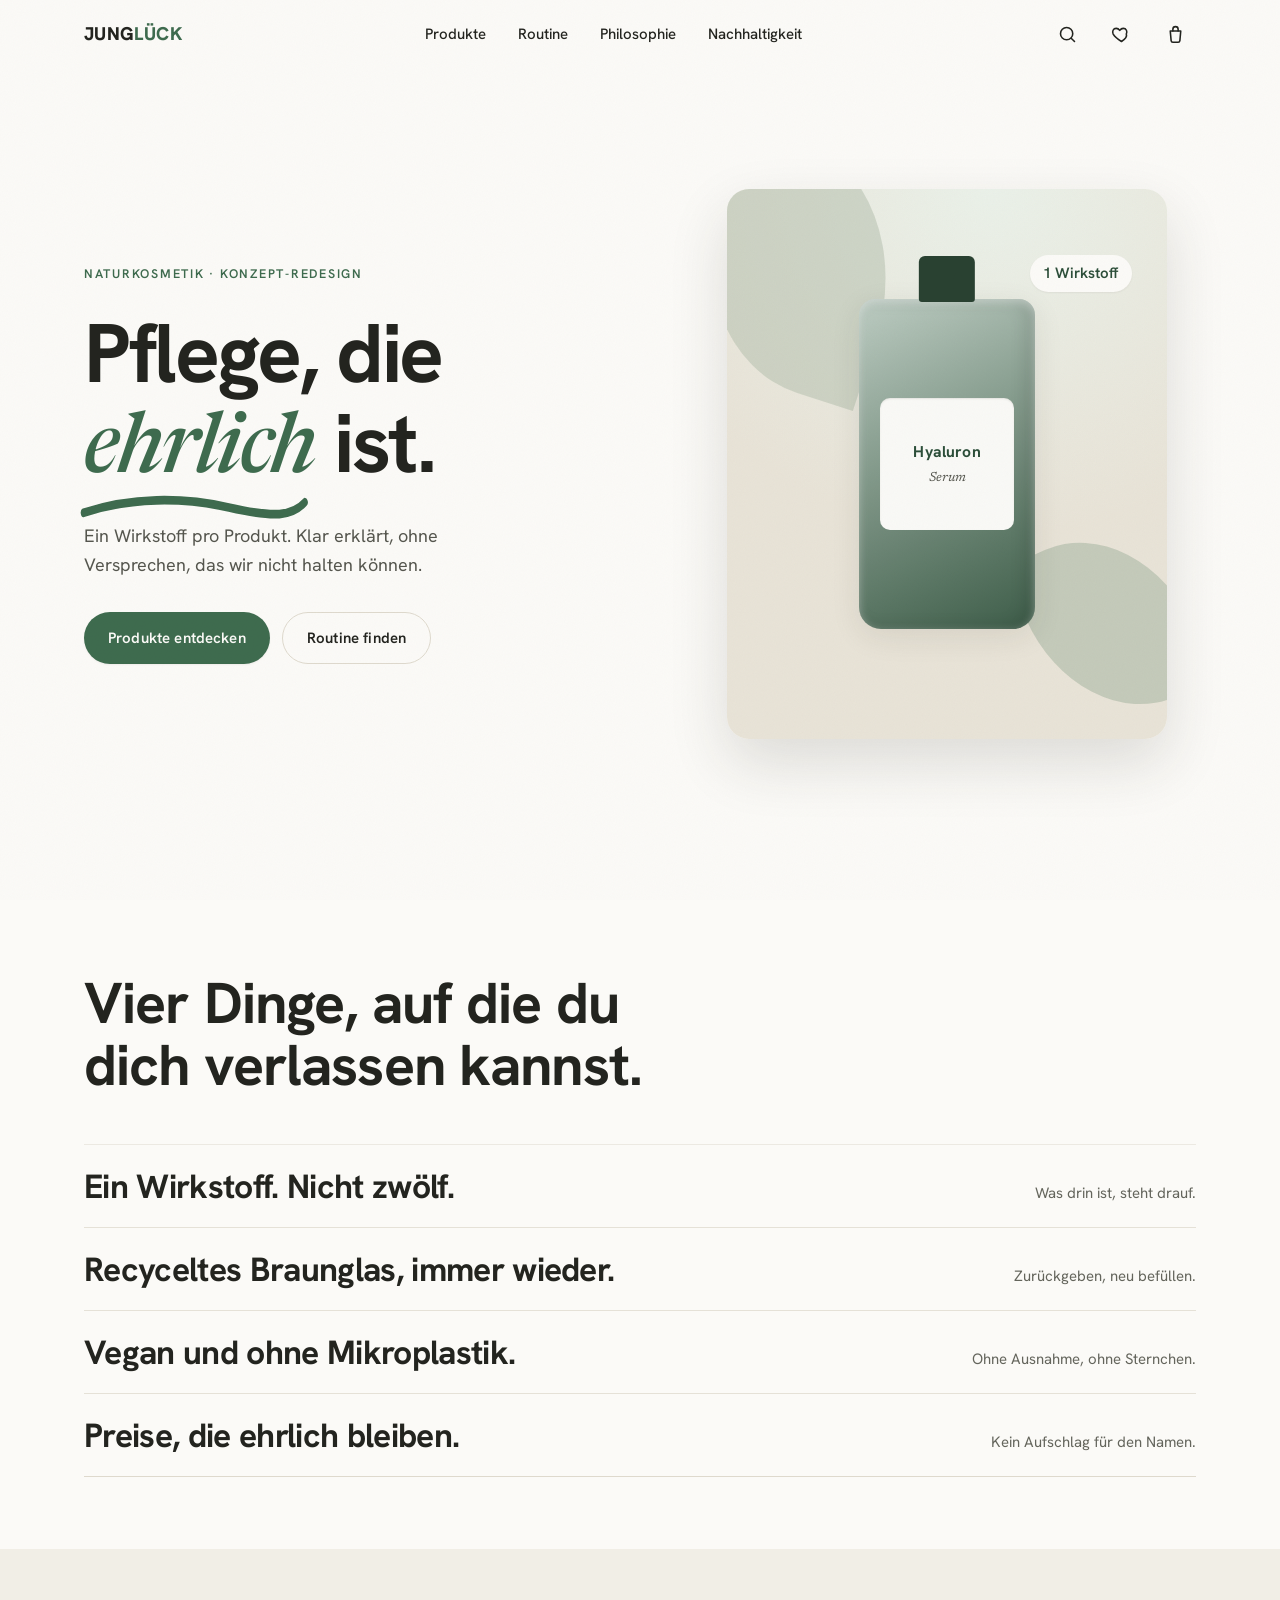
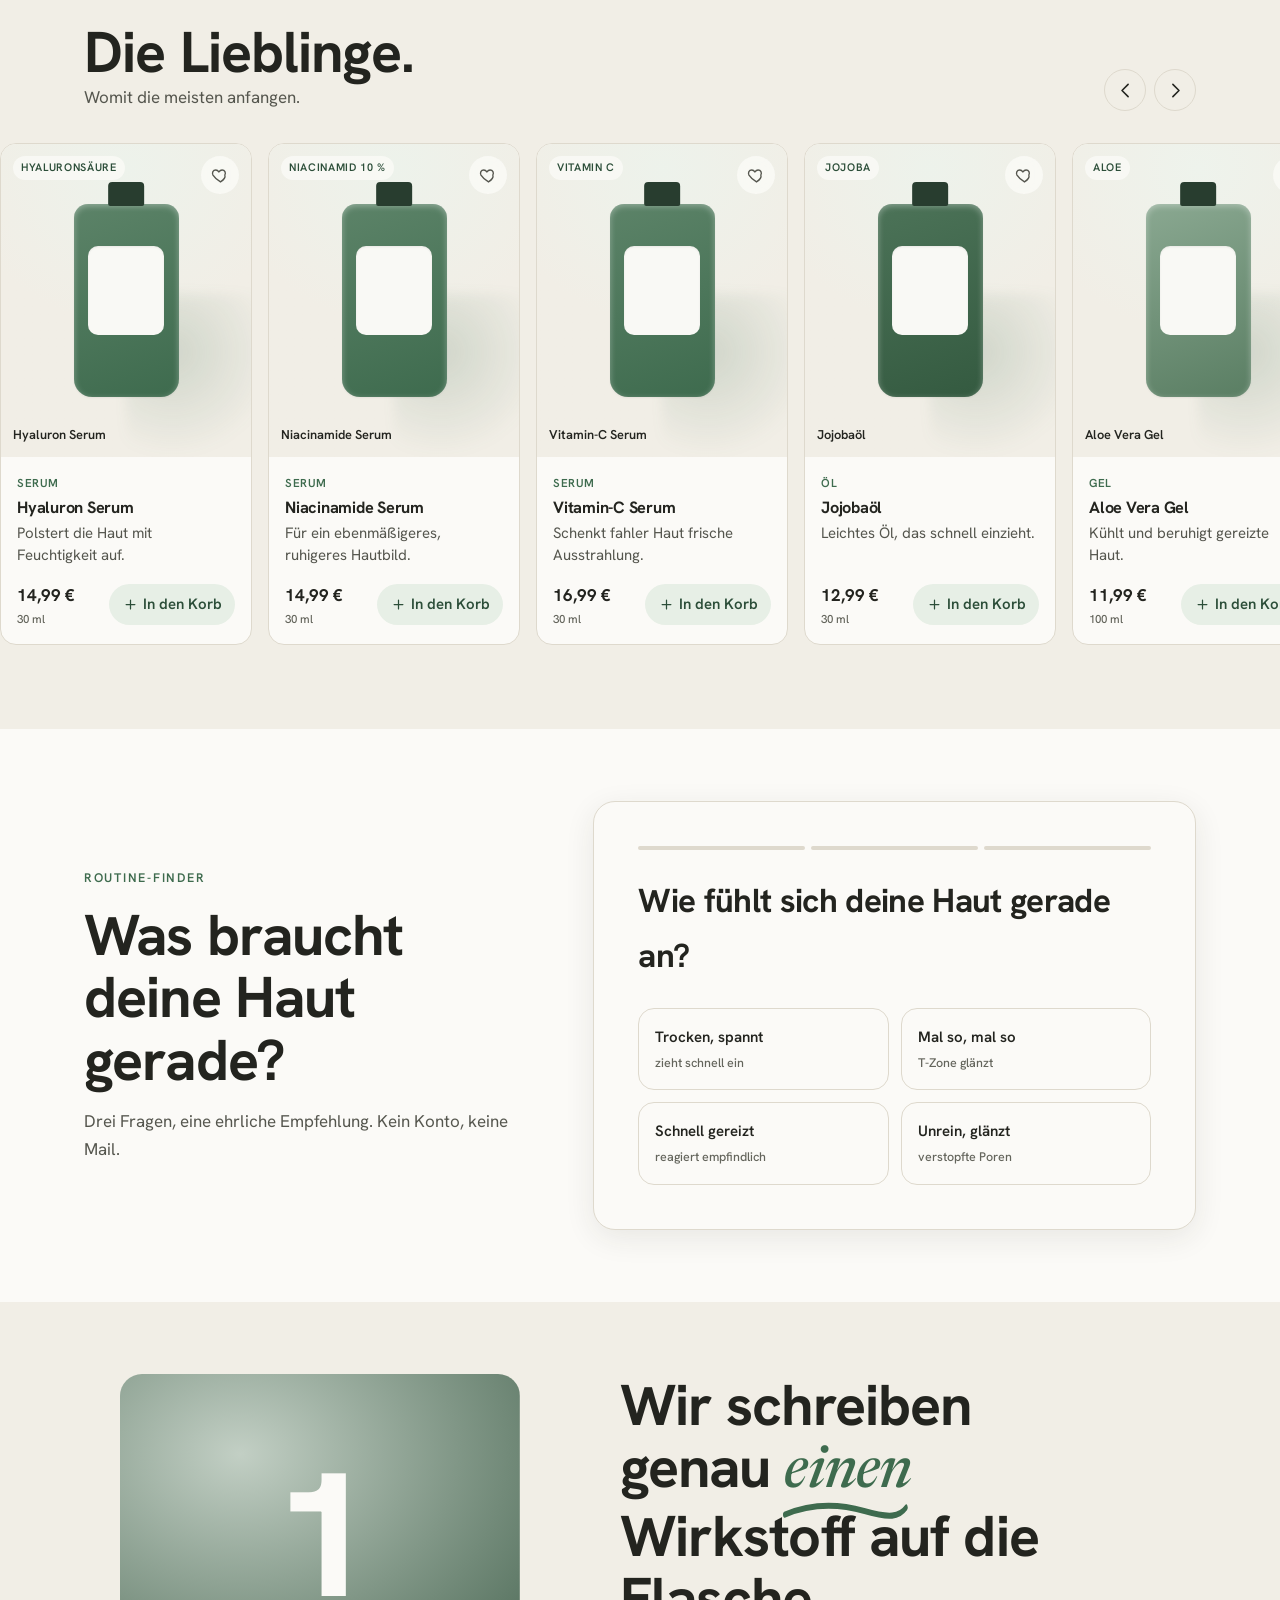
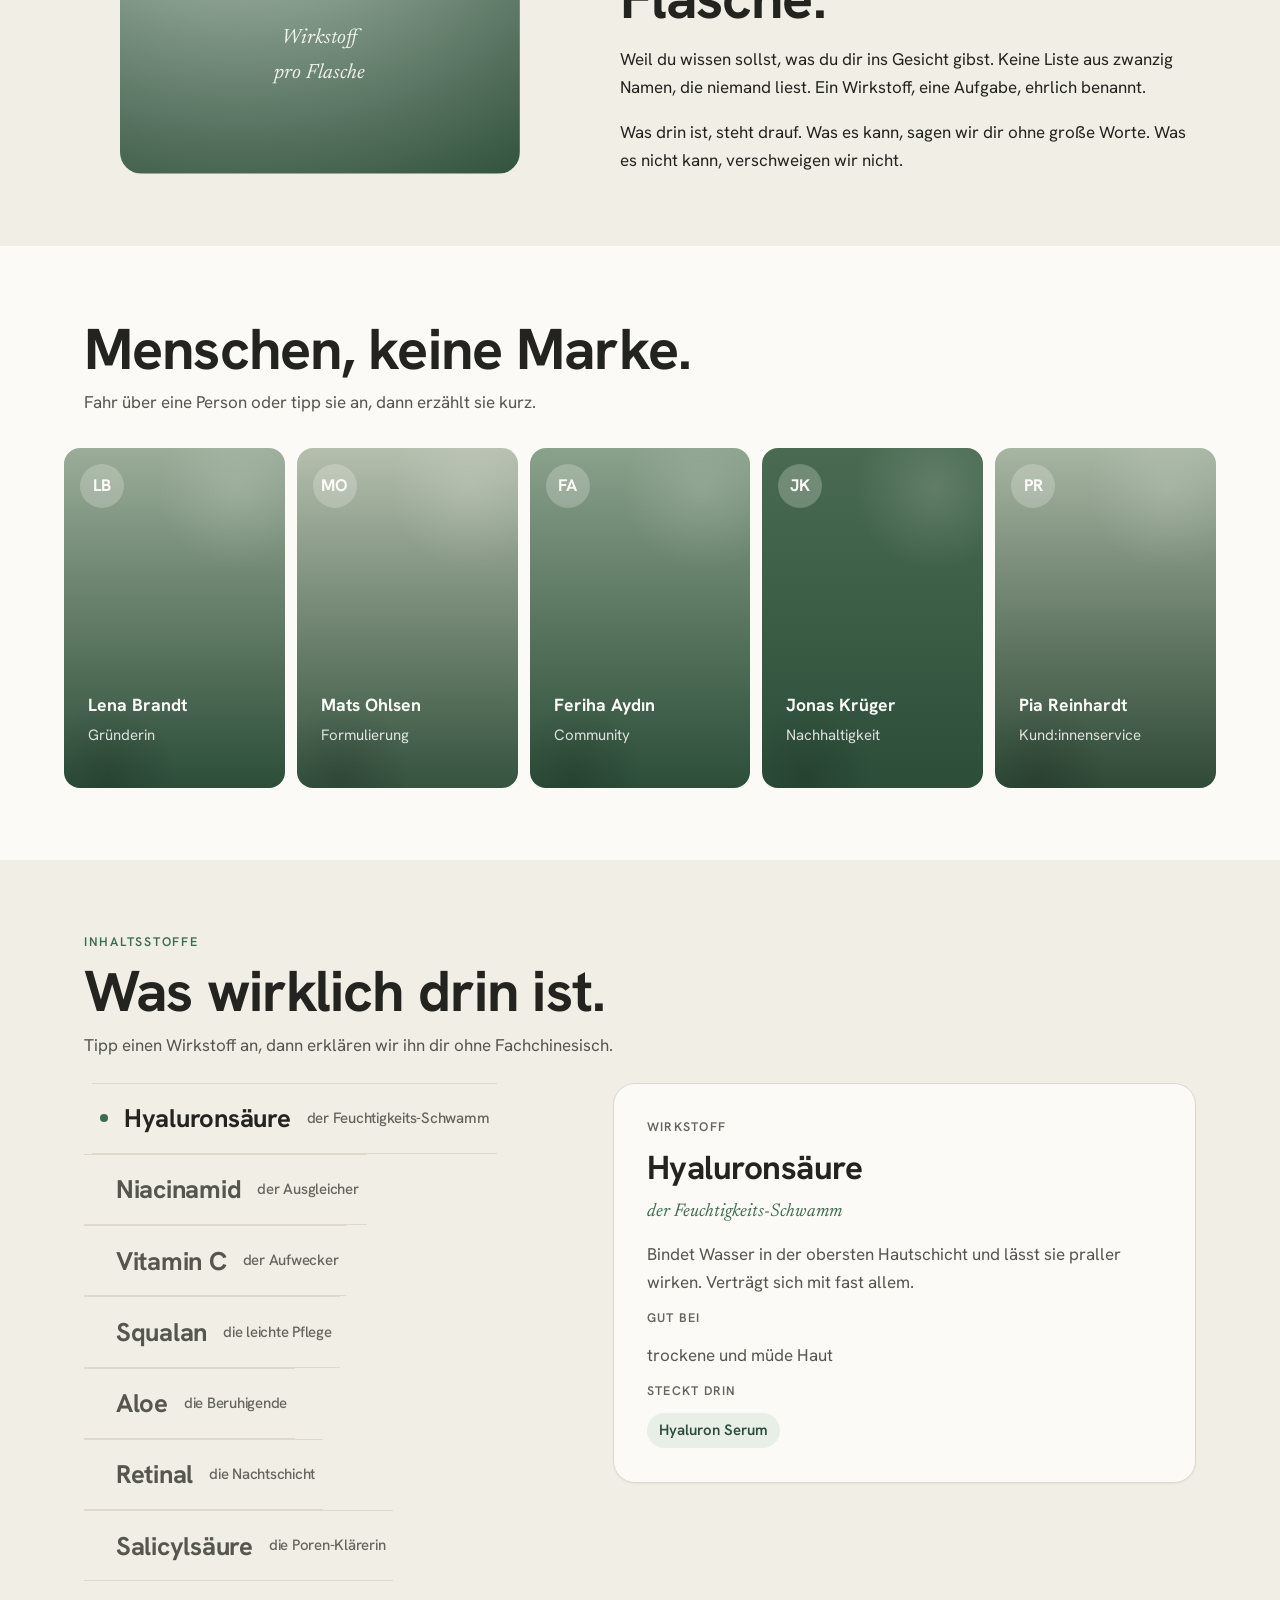
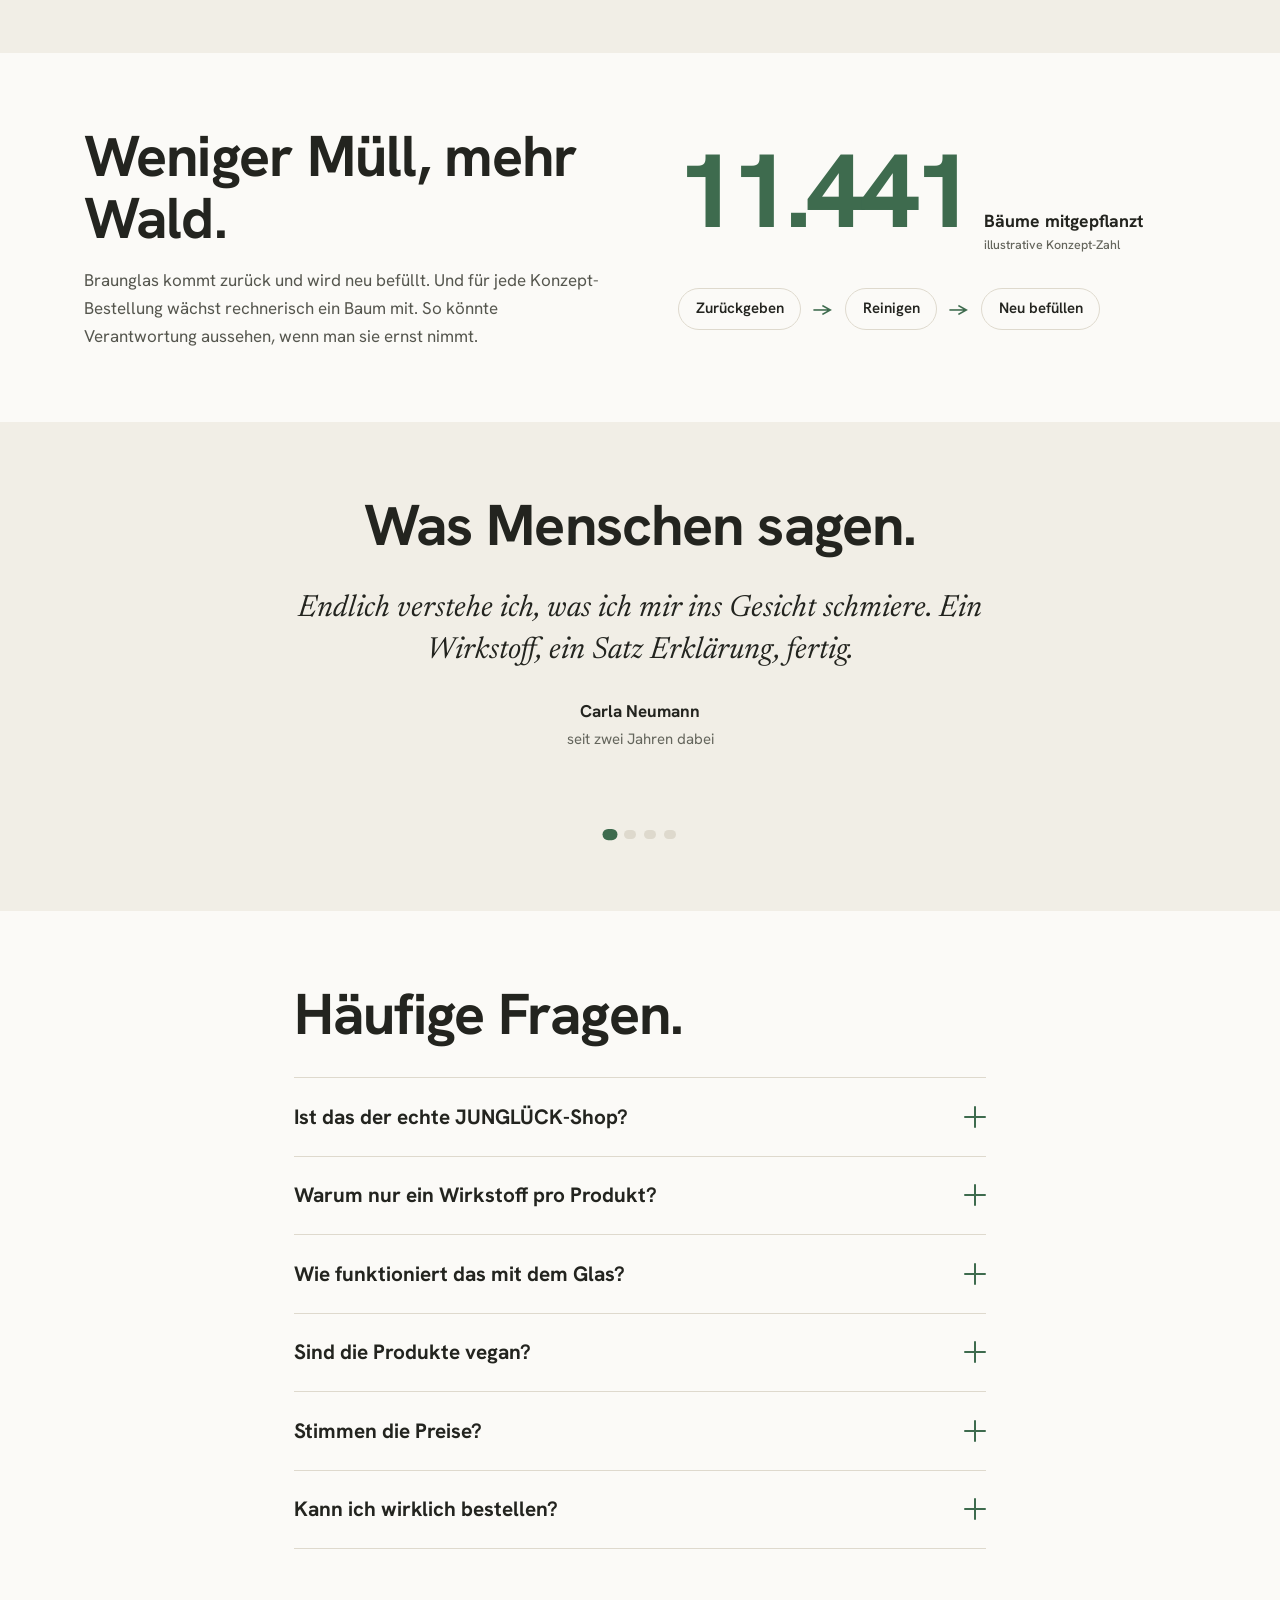
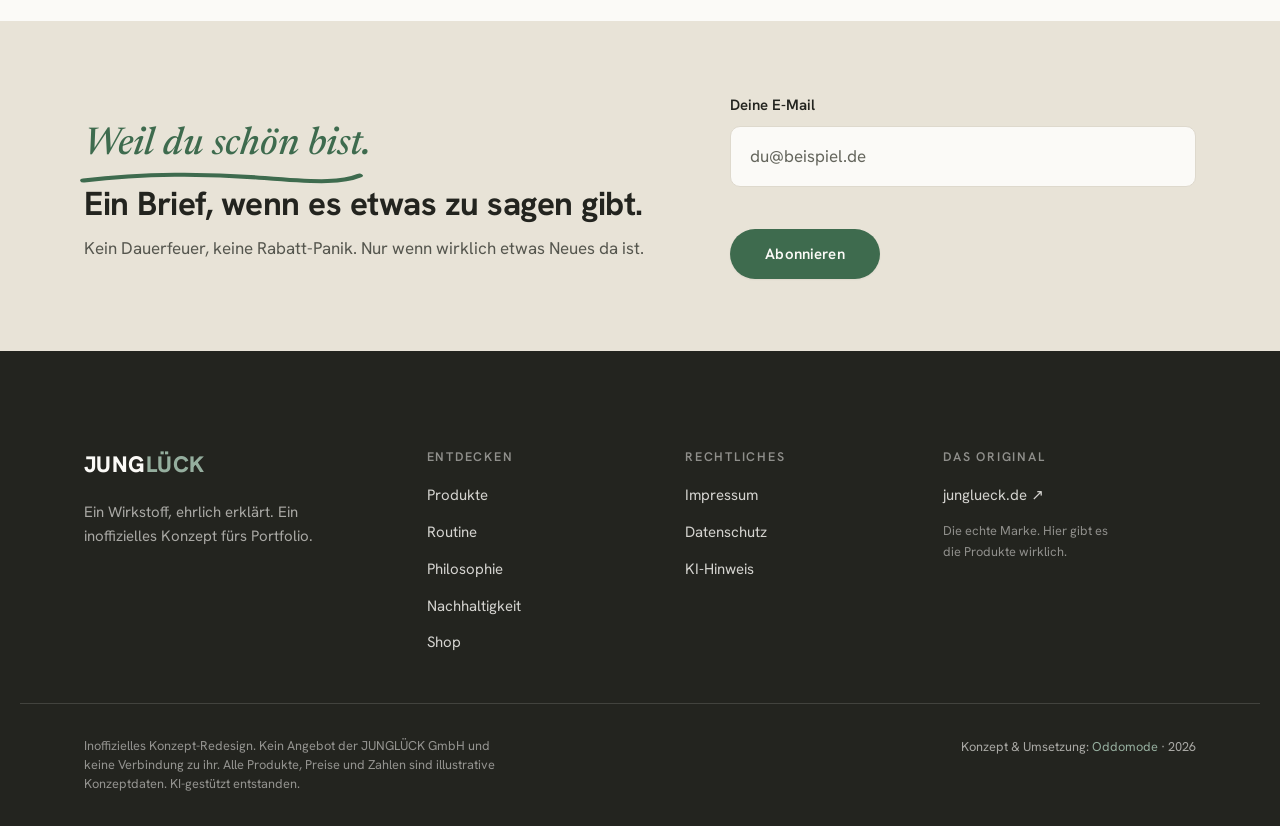
<file: index.html>
<!doctype html>
<html lang="de" class="no-js">
<head>
  <meta charset="utf-8" />
  <meta name="viewport" content="width=device-width, initial-scale=1" />
  <title>JUNGLÜCK · Naturkosmetik, ehrlich (Konzept)</title>
  <meta name="description" content="Inoffizielles Konzept-Redesign der Naturkosmetik-Marke JUNGLÜCK. Ein Wirkstoff, ehrlich erklärt, in warmer Sprache. Portfolio-Konzept von Oddomode." />
  <meta name="robots" content="noindex" />
  <meta name="theme-color" content="#FBFAF7" />
  <link rel="icon" href="data:image/svg+xml,%3Csvg xmlns='http://www.w3.org/2000/svg' viewBox='0 0 32 32'%3E%3Crect width='32' height='32' rx='8' fill='%23FBFAF7'/%3E%3Cpath d='M16 25c0-7 3-11 8-13-1 8-4 11-8 13Z' fill='%233E6B4E'/%3E%3Cpath d='M16 25c0-6-3-9-8-10 1 6 4 8 8 10Z' fill='%232C4E39'/%3E%3Cpath d='M16 26V15' stroke='%232C4E39' stroke-width='1.4' stroke-linecap='round'/%3E%3C/svg%3E" />

  <link rel="preconnect" href="https://fonts.googleapis.com" />
  <link rel="preconnect" href="https://fonts.gstatic.com" crossorigin />
  <link href="https://fonts.googleapis.com/css2?family=Hanken+Grotesk:wght@400;500;600;700;800&family=Newsreader:ital,wght@1,400;1,500;1,600&display=swap" rel="stylesheet" />

  <link rel="stylesheet" href="styles.css" />
  <script>document.documentElement.classList.remove('no-js');</script>
</head>
<body>
  <!-- Grain-Overlay (fixed, pointer-events none) -->
  <div class="grain" aria-hidden="true"></div>

  <!-- ============================ NAV ============================ -->
  <header class="nav" id="nav" data-scrolled="false">
    <div class="nav__inner">
      <a href="#hero" class="nav__logo" aria-label="JUNGLÜCK Startseite">JUNG<span>LÜCK</span></a>

      <nav class="nav__links" aria-label="Hauptnavigation">
        <a href="#highlights">Produkte</a>
        <a href="#routine">Routine</a>
        <a href="#philosophie">Philosophie</a>
        <a href="#nachhaltigkeit">Nachhaltigkeit</a>
      </nav>

      <div class="nav__actions">
        <button class="icon-btn" id="open-shop" aria-label="Shop öffnen und suchen">
          <svg viewBox="0 0 24 24" fill="none" stroke="currentColor" stroke-width="1.8" stroke-linecap="round"><circle cx="11" cy="11" r="7"/><path d="m20 20-3.5-3.5"/></svg>
        </button>
        <button class="icon-btn" id="open-wishlist" aria-label="Wunschliste öffnen">
          <svg viewBox="0 0 24 24" fill="none" stroke="currentColor" stroke-width="1.8" stroke-linecap="round" stroke-linejoin="round"><path d="M12 20s-7-4.35-9.5-8.5C1 8.5 2.5 5 6 5c2 0 3.2 1.2 4 2.3C10.8 6.2 12 5 14 5c3.5 0 5 3.5 3.5 6.5C19 15.65 12 20 12 20Z"/></svg>
          <span class="count-badge" id="wishlist-count" data-count="0" aria-live="polite" aria-label="Artikel auf Wunschliste">0</span>
        </button>
        <button class="icon-btn" id="open-cart" aria-label="Warenkorb öffnen">
          <svg viewBox="0 0 24 24" fill="none" stroke="currentColor" stroke-width="1.8" stroke-linecap="round" stroke-linejoin="round"><path d="M6 8h12l-1 11a2 2 0 0 1-2 1.8H9A2 2 0 0 1 7 19L6 8Z"/><path d="M9 8V6a3 3 0 0 1 6 0v2"/></svg>
          <span class="count-badge" id="cart-count" data-count="0" aria-live="polite" aria-label="Artikel im Warenkorb">0</span>
        </button>
        <button class="icon-btn nav__burger" id="open-menu" aria-label="Menü öffnen" aria-expanded="false">
          <svg viewBox="0 0 24 24" fill="none" stroke="currentColor" stroke-width="1.8" stroke-linecap="round"><path d="M4 7h16M4 12h16M4 17h16"/></svg>
        </button>
      </div>
    </div>
  </header>

  <!-- ===================== MOBILES MENÜ ===================== -->
  <div class="mobile-menu" id="mobile-menu" data-open="false" role="dialog" aria-modal="true" aria-label="Menü">
    <button class="icon-btn mobile-menu__close" id="close-menu" aria-label="Menü schließen">
      <svg viewBox="0 0 24 24" fill="none" stroke="currentColor" stroke-width="1.8" stroke-linecap="round"><path d="M6 6l12 12M18 6 6 18"/></svg>
    </button>
    <nav class="mobile-menu__list" aria-label="Mobile Navigation">
      <a href="#highlights" data-menu-link>Produkte</a>
      <a href="#routine" data-menu-link>Routine</a>
      <a href="#philosophie" data-menu-link>Philosophie</a>
      <a href="#nachhaltigkeit" data-menu-link>Nachhaltigkeit</a>
      <a href="#" data-menu-link id="menu-shop-link">Shop</a>
    </nav>
  </div>

  <!-- ============================ MAIN ============================ -->
  <main id="main">
    <!-- ============================ 1 · HERO ============================ -->
    <section class="section hero" id="hero" aria-label="Willkommen">
      <div class="wrap hero__grid">
        <div class="hero__copy">
          <p class="eyebrow" data-reveal>Naturkosmetik · Konzept-Redesign</p>
          <h1 class="hero__title" data-reveal>
            Pflege, die
            <span class="sig">
              <span class="em">ehrlich</span>
              <svg class="sig__stroke" viewBox="0 0 200 20" preserveAspectRatio="none" aria-hidden="true"><path d="M4 13 C 45 4, 90 4, 130 10 S 185 15, 196 7"/></svg>
            </span>
            ist.
          </h1>
          <p class="hero__sub lead" data-reveal>Ein Wirkstoff pro Produkt. Klar erklärt, ohne Versprechen, das wir nicht halten können.</p>
          <div class="hero__cta" data-reveal>
            <button class="btn btn--primary" data-open-shop>Produkte entdecken</button>
            <a class="btn btn--ghost" href="#routine">Routine finden</a>
          </div>
        </div>

        <div class="hero__visual" data-reveal aria-hidden="true">
          <!-- TODO(Foto): editorial Produkt-Stillleben 1200x1500 ersetzt diese CSS-Komposition -->
          <div class="hero-still">
            <div class="hero-still__leaf hero-still__leaf--a"></div>
            <div class="hero-still__leaf hero-still__leaf--b"></div>
            <div class="hero-still__flacon">
              <span class="hero-still__cap"></span>
              <span class="hero-still__label">
                <b>Hyaluron</b>
                <i>Serum</i>
              </span>
            </div>
            <div class="hero-still__chip">1 Wirkstoff</div>
          </div>
        </div>
      </div>
    </section>

    <!-- ======================= 2 · VERSPRECHEN ======================= -->
    <section class="section" id="versprechen" aria-label="Unser Versprechen">
      <div class="wrap versprechen">
        <h2 class="versprechen__head" data-reveal>Vier Dinge, auf die du dich verlassen kannst.</h2>
        <ul class="versprechen__list">
          <li class="vline" data-reveal><span class="vline__text">Ein Wirkstoff. Nicht zwölf.</span><span class="vline__note">Was drin ist, steht drauf.</span></li>
          <li class="vline" data-reveal><span class="vline__text">Recyceltes Braunglas, immer wieder.</span><span class="vline__note">Zurückgeben, neu befüllen.</span></li>
          <li class="vline" data-reveal><span class="vline__text">Vegan und ohne Mikroplastik.</span><span class="vline__note">Ohne Ausnahme, ohne Sternchen.</span></li>
          <li class="vline" data-reveal><span class="vline__text">Preise, die ehrlich bleiben.</span><span class="vline__note">Kein Aufschlag für den Namen.</span></li>
        </ul>
      </div>
    </section>

    <!-- ======================= 3 · HIGHLIGHTS ======================= -->
    <section class="section section--tint" id="highlights" aria-label="Highlights">
      <div class="wrap highlights__head">
        <div>
          <h2 data-reveal>Die Lieblinge.</h2>
          <p class="muted" data-reveal>Womit die meisten anfangen.</p>
        </div>
        <div class="highlights__nav" data-reveal>
          <button class="icon-btn carousel-prev" aria-label="Zurück" data-car="highlights-track">
            <svg viewBox="0 0 24 24" fill="none" stroke="currentColor" stroke-width="1.8" stroke-linecap="round" stroke-linejoin="round"><path d="M15 5l-7 7 7 7"/></svg>
          </button>
          <button class="icon-btn carousel-next" aria-label="Weiter" data-car="highlights-track">
            <svg viewBox="0 0 24 24" fill="none" stroke="currentColor" stroke-width="1.8" stroke-linecap="round" stroke-linejoin="round"><path d="M9 5l7 7-7 7"/></svg>
          </button>
        </div>
      </div>
      <div class="carousel" id="highlights-track" role="list" aria-label="Highlight-Produkte" data-mount="highlights">
        <noscript><p class="wrap muted">Für die interaktive Produktansicht bitte JavaScript aktivieren. Alle Produkte findest du außerdem im Shop.</p></noscript>
      </div>
    </section>

    <!-- ======================= 4 · ROUTINE-FINDER ======================= -->
    <section class="section" id="routine" aria-label="Routine-Finder">
      <div class="wrap routine">
        <div class="routine__intro" data-reveal>
          <p class="eyebrow">Routine-Finder</p>
          <h2>Was braucht deine Haut gerade?</h2>
          <p class="muted">Drei Fragen, eine ehrliche Empfehlung. Kein Konto, keine Mail.</p>
        </div>
        <div class="routine__card" id="quiz" data-reveal data-mount="quiz">
          <noscript><p class="muted">Der Routine-Finder braucht JavaScript. Stöbere sonst gern direkt im Shop.</p></noscript>
        </div>
      </div>
    </section>

    <!-- ======================= 5 · PHILOSOPHIE ======================= -->
    <section class="section section--tint" id="philosophie" aria-label="Philosophie">
      <div class="wrap philo">
        <div class="philo__visual" data-reveal aria-hidden="true">
          <div class="philo__reveal">
            <div class="philo__art">
              <span class="philo__word">1</span>
              <span class="philo__sub">Wirkstoff<br>pro Flasche</span>
            </div>
          </div>
        </div>
        <div class="philo__copy">
          <h2 data-reveal>
            Wir schreiben genau
            <span class="sig">
              <span class="em">einen</span>
              <svg class="sig__stroke" viewBox="0 0 200 20" preserveAspectRatio="none" aria-hidden="true"><path d="M4 13 C 45 4, 90 4, 130 10 S 185 15, 196 7"/></svg>
            </span>
            Wirkstoff auf die Flasche.
          </h2>
          <p data-reveal>Weil du wissen sollst, was du dir ins Gesicht gibst. Keine Liste aus zwanzig Namen, die niemand liest. Ein Wirkstoff, eine Aufgabe, ehrlich benannt.</p>
          <p data-reveal>Was drin ist, steht drauf. Was es kann, sagen wir dir ohne große Worte. Was es nicht kann, verschweigen wir nicht.</p>
        </div>
      </div>
    </section>

    <!-- ======================= 6 · MENSCHEN ======================= -->
    <section class="section" id="menschen" aria-label="Menschen">
      <div class="wrap menschen__head">
        <h2 data-reveal>Menschen, keine Marke.</h2>
        <p class="muted" data-reveal>Fahr über eine Person oder tipp sie an, dann erzählt sie kurz.</p>
      </div>
      <div class="menschen__strip" data-mount="menschen" role="list" aria-label="Team">
        <noscript><p class="wrap muted">Die Menschen hinter dem Konzept: Lena Brandt (Gründerin), Mats Ohlsen (Labor), Feriha Aydın (Community), Jonas Krüger (Nachhaltigkeit), Pia Reinhardt (Service).</p></noscript>
      </div>
    </section>

    <!-- ======================= 7 · INHALTSSTOFFE ======================= -->
    <section class="section section--tint" id="inhaltsstoffe" aria-label="Inhaltsstoffe">
      <div class="wrap ingr">
        <div class="ingr__intro" data-reveal>
          <p class="eyebrow">Inhaltsstoffe</p>
          <h2>Was wirklich drin ist.</h2>
          <p class="muted">Tipp einen Wirkstoff an, dann erklären wir ihn dir ohne Fachchinesisch.</p>
        </div>
        <div class="ingr__grid">
          <ul class="ingr__list" data-mount="ingr-list" role="tablist" aria-label="Wirkstoffe" data-reveal></ul>
          <div class="ingr__detail" data-mount="ingr-detail" data-reveal aria-live="polite"></div>
        </div>
      </div>
    </section>

    <!-- ======================= 8 · NACHHALTIGKEIT ======================= -->
    <section class="section" id="nachhaltigkeit" aria-label="Nachhaltigkeit">
      <div class="wrap nachhaltig">
        <div class="nachhaltig__lead" data-reveal>
          <h2>Weniger Müll, mehr Wald.</h2>
          <p>Braunglas kommt zurück und wird neu befüllt. Und für jede Konzept-Bestellung wächst rechnerisch ein Baum mit. So könnte Verantwortung aussehen, wenn man sie ernst nimmt.</p>
        </div>
        <div class="nachhaltig__counter" data-mount="tree-counter" data-reveal>
          <div class="counter">
            <span class="counter__num" data-count-to="12480" aria-hidden="true">12.480</span>
            <span class="counter__label">Bäume mitgepflanzt<small>illustrative Konzept-Zahl</small></span>
          </div>
          <div class="counter__cycle">
            <span class="cycle__step">Zurückgeben</span>
            <span class="cycle__arrow" aria-hidden="true">→</span>
            <span class="cycle__step">Reinigen</span>
            <span class="cycle__arrow" aria-hidden="true">→</span>
            <span class="cycle__step">Neu befüllen</span>
          </div>
        </div>
      </div>
    </section>

    <!-- ======================= 9 · STIMMEN ======================= -->
    <section class="section section--tint" id="stimmen" aria-label="Stimmen">
      <div class="wrap stimmen">
        <h2 data-reveal>Was Menschen sagen.</h2>
        <div class="stimmen__stage" data-mount="stimmen" data-reveal></div>
        <div class="stimmen__dots" data-mount="stimmen-dots" role="tablist" aria-label="Stimmen wechseln"></div>
      </div>
    </section>

    <!-- ======================= 10 · FAQ ======================= -->
    <section class="section" id="faq" aria-label="Häufige Fragen">
      <div class="wrap faq">
        <h2 data-reveal>Häufige Fragen.</h2>
        <div class="faq__list" data-mount="faq" data-reveal></div>
      </div>
    </section>

    <!-- ======================= 11 · NEWSLETTER ======================= -->
    <section class="section section--deep" id="newsletter" aria-label="Newsletter">
      <div class="wrap newsletter">
        <div class="newsletter__copy" data-reveal>
          <p class="newsletter__sig">
            <span class="sig">
              <span class="em">Weil du schön bist.</span>
              <svg class="sig__stroke" viewBox="0 0 200 20" preserveAspectRatio="none" aria-hidden="true"><path d="M4 13 C 45 4, 90 4, 130 10 S 185 15, 196 7"/></svg>
            </span>
          </p>
          <h2>Ein Brief, wenn es etwas zu sagen gibt.</h2>
          <p class="muted">Kein Dauerfeuer, keine Rabatt-Panik. Nur wenn wirklich etwas Neues da ist.</p>
        </div>
        <form class="newsletter__form" data-mount="newsletter" novalidate>
          <label class="field">
            <span class="field__label">Deine E-Mail</span>
            <input type="email" name="email" class="field__input" placeholder="du@beispiel.de" autocomplete="email" required aria-describedby="nl-hint" />
            <span class="field__msg" id="nl-hint" role="status"></span>
          </label>
          <button type="submit" class="btn btn--primary newsletter__submit">
            <span class="newsletter__submit-label">Abonnieren</span>
          </button>
        </form>
      </div>
    </section>
  </main>

  <!-- ============================ FOOTER ============================ -->
  <footer class="footer" id="footer" aria-label="Fußzeile">
    <div class="wrap footer__grid">
      <div class="footer__brand">
        <span class="footer__logo">JUNG<span>LÜCK</span></span>
        <p class="footer__tagline">Ein Wirkstoff, ehrlich erklärt. Ein inoffizielles Konzept fürs Portfolio.</p>
      </div>
      <nav class="footer__col" aria-label="Seiten">
        <span class="footer__col-title">Entdecken</span>
        <a href="#highlights">Produkte</a>
        <a href="#routine">Routine</a>
        <a href="#philosophie">Philosophie</a>
        <a href="#nachhaltigkeit">Nachhaltigkeit</a>
        <a href="#" data-open-shop>Shop</a>
      </nav>
      <nav class="footer__col" aria-label="Rechtliches">
        <span class="footer__col-title">Rechtliches</span>
        <a href="impressum.html">Impressum</a>
        <a href="datenschutz.html">Datenschutz</a>
        <a href="ki-hinweis.html">KI-Hinweis</a>
      </nav>
      <div class="footer__col">
        <span class="footer__col-title">Das Original</span>
        <a href="https://www.junglueck.de" target="_blank" rel="noopener noreferrer">junglueck.de ↗</a>
        <p class="footer__note">Die echte Marke. Hier gibt es die Produkte wirklich.</p>
      </div>
    </div>
    <div class="wrap footer__bar">
      <p class="footer__disclaimer">
        Inoffizielles Konzept-Redesign. Kein Angebot der JUNGLÜCK GmbH und keine
        Verbindung zu ihr. Alle Produkte, Preise und Zahlen sind illustrative
        Konzeptdaten. KI-gestützt entstanden.
      </p>
      <p class="footer__credit">Konzept &amp; Umsetzung: <a href="https://www.oddomode.de" target="_blank" rel="noopener noreferrer">Oddomode</a> · 2026</p>
    </div>
  </footer>

  <!-- ===================== SHOP-OVERLAY ===================== -->
  <div class="shop" id="shop" data-open="false" aria-hidden="true" role="dialog" aria-modal="true" aria-label="Shop">
    <div class="shop__topbar">
      <div class="shop__search">
        <svg viewBox="0 0 24 24" fill="none" stroke="currentColor" stroke-width="1.8" stroke-linecap="round" aria-hidden="true"><circle cx="11" cy="11" r="7"/><path d="m20 20-3.5-3.5"/></svg>
        <input type="search" id="shop-search" class="shop__search-input" placeholder="Wonach suchst du?" aria-label="Produkte suchen" />
      </div>
      <button class="icon-btn" id="close-shop" aria-label="Shop schließen">
        <svg viewBox="0 0 24 24" fill="none" stroke="currentColor" stroke-width="1.8" stroke-linecap="round" aria-hidden="true"><path d="M6 6l12 12M18 6 6 18"/></svg>
      </button>
    </div>

    <div class="shop__body">
      <aside class="shop__filters" aria-label="Filter">
        <div class="filter-group">
          <h3 class="filter-group__title">Kategorie</h3>
          <div class="filter-chips" data-mount="filter-kategorie" role="group" aria-label="Kategorie"></div>
        </div>
        <div class="filter-group">
          <h3 class="filter-group__title">Hauttyp</h3>
          <div class="filter-chips" data-mount="filter-hauttyp" role="group" aria-label="Hauttyp"></div>
        </div>
        <div class="filter-group">
          <h3 class="filter-group__title">Preis bis <span id="price-out">40 €</span></h3>
          <input type="range" id="price-range" class="filter-range" min="8" max="40" step="1" value="40" aria-label="Höchstpreis" />
        </div>
        <button class="filter-reset" id="filter-reset">Filter zurücksetzen</button>
      </aside>

      <div class="shop__main">
        <div class="shop__result-bar">
          <span id="shop-count" aria-live="polite">25 Produkte</span>
        </div>
        <div class="shop__grid" data-mount="shop-grid" role="list" aria-label="Produkte"></div>
        <p class="shop__empty" id="shop-empty" hidden>Nichts gefunden. Setz die Filter zurück oder such anders.</p>
      </div>
    </div>
  </div>

  <!-- ===================== WARENKORB-OVERLAY ===================== -->
  <div class="cart-scrim" id="cart-scrim" data-open="false" aria-hidden="true"></div>
  <aside class="cart" id="cart" data-open="false" aria-hidden="true" role="dialog" aria-modal="true" aria-label="Warenkorb">
    <div class="cart__head">
      <h3>Dein Korb</h3>
      <button class="icon-btn" id="close-cart" aria-label="Warenkorb schließen">
        <svg viewBox="0 0 24 24" fill="none" stroke="currentColor" stroke-width="1.8" stroke-linecap="round" aria-hidden="true"><path d="M6 6l12 12M18 6 6 18"/></svg>
      </button>
    </div>
    <div class="cart__body" data-mount="cart-body"></div>
    <div class="cart__foot" data-mount="cart-foot"></div>
  </aside>

  <!-- ===================== SCHNELLANSICHT-MODAL ===================== -->
  <div class="quickview" id="quickview" data-open="false" aria-hidden="true">
    <div class="quickview__scrim" id="qv-scrim"></div>
    <div class="quickview__panel" role="dialog" aria-modal="true" aria-label="Schnellansicht" data-mount="quickview-panel"></div>
  </div>

  <!-- ===================== TOASTS ===================== -->
  <div class="toast-wrap" id="toast-wrap" aria-live="polite"></div>

  <script src="data.js"></script>
  <script src="app.js"></script>
  <script src="sections.js"></script>
  <script src="shop.js"></script>
</body>
</html>
</file>
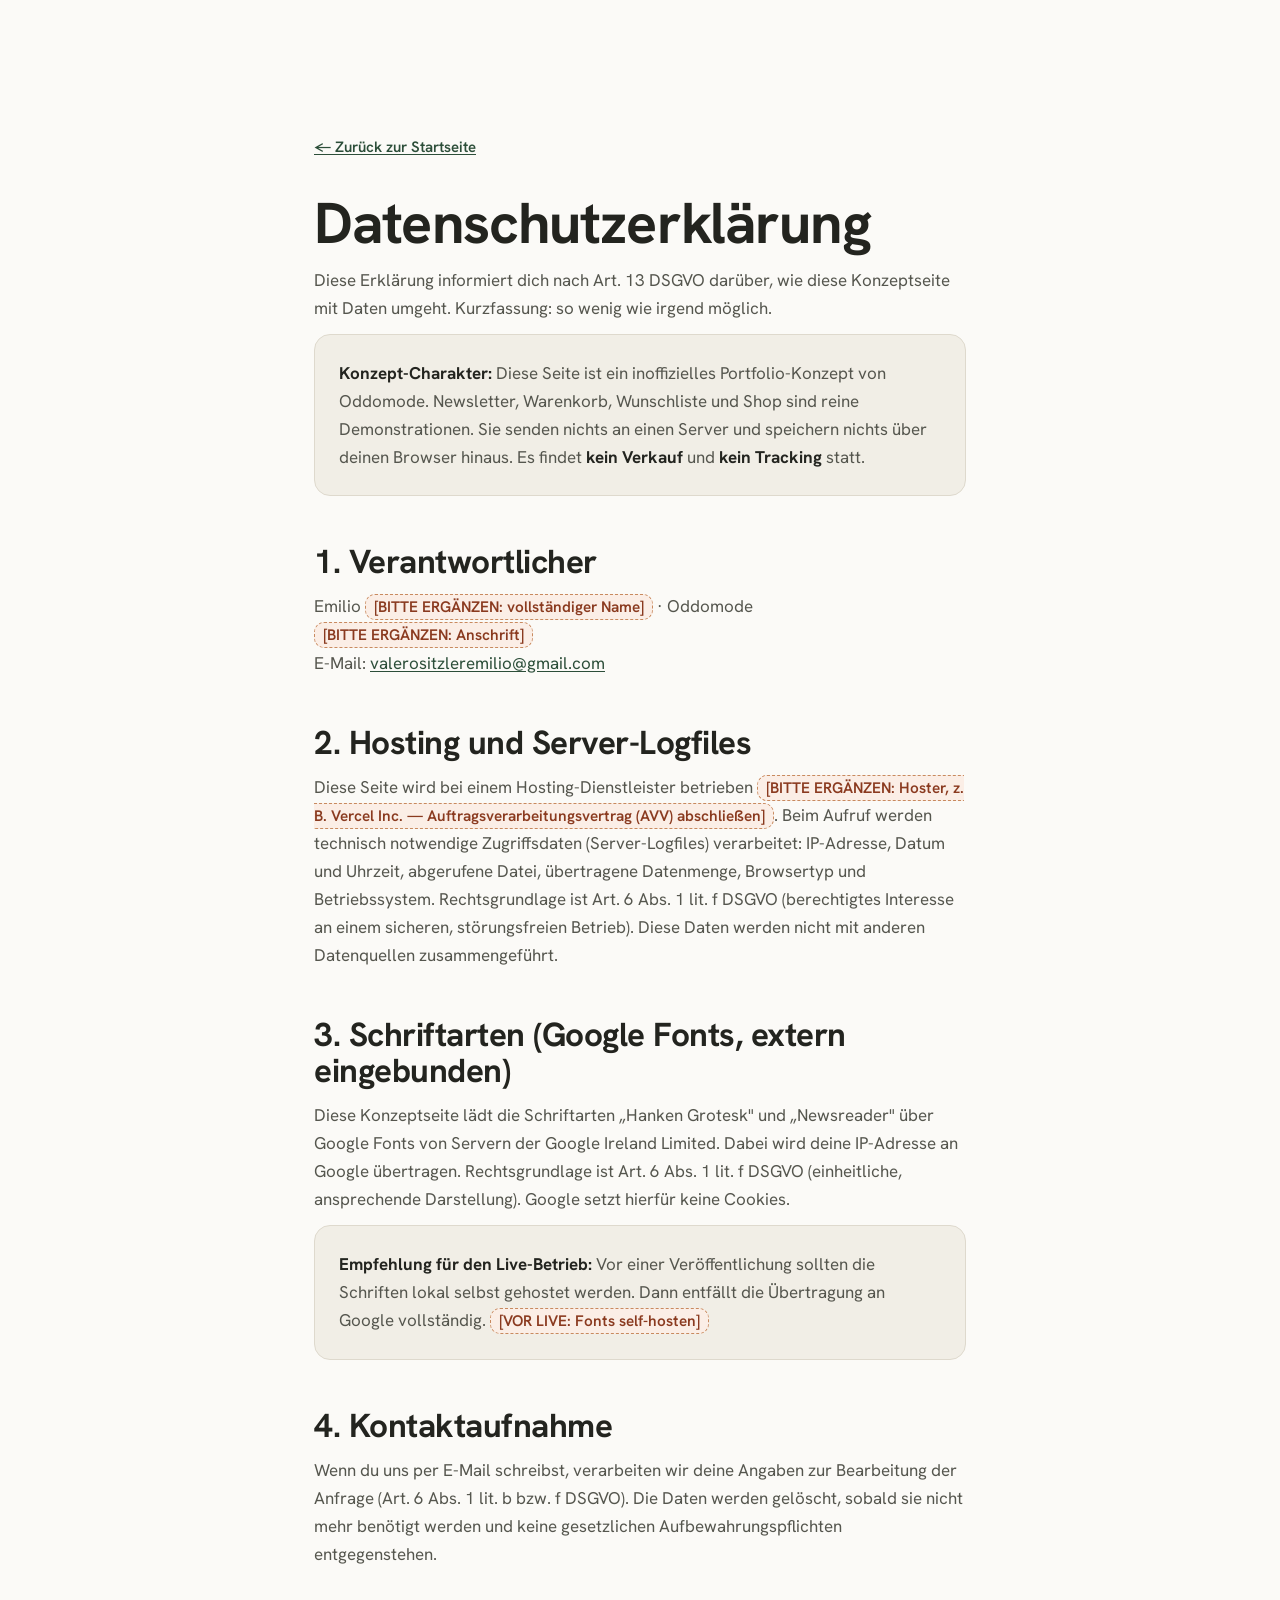
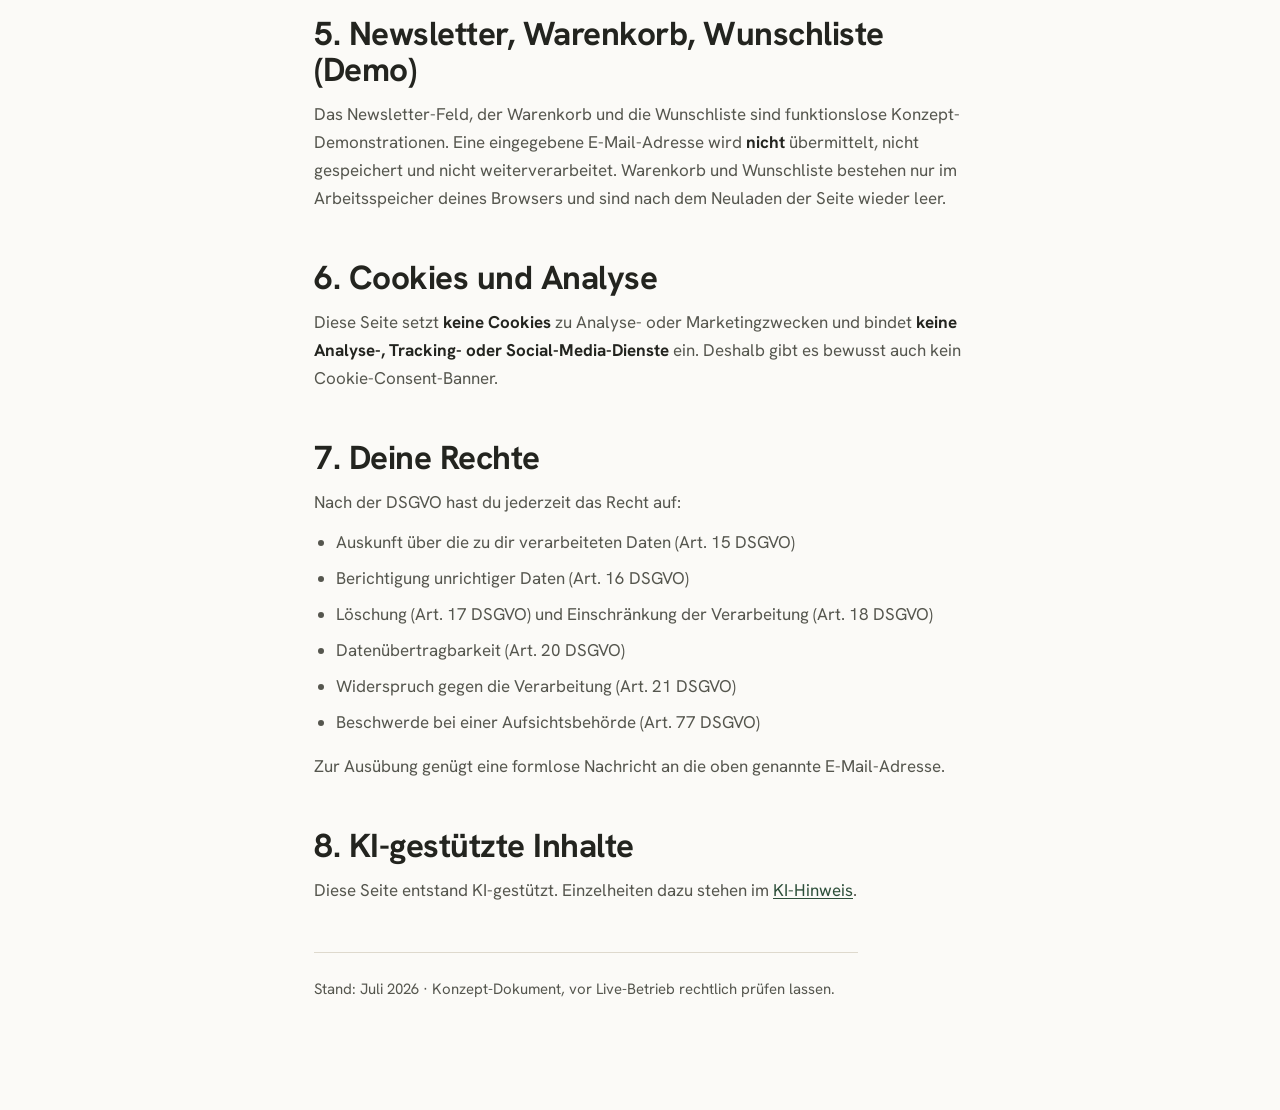
<file: datenschutz.html>
<!doctype html>
<html lang="de" class="no-js">
<head>
  <meta charset="utf-8" />
  <meta name="viewport" content="width=device-width, initial-scale=1" />
  <title>Datenschutz · JUNGLÜCK (Konzept)</title>
  <meta name="robots" content="noindex" />
  <meta name="theme-color" content="#FBFAF7" />
  <link rel="icon" href="data:image/svg+xml,%3Csvg xmlns='http://www.w3.org/2000/svg' viewBox='0 0 32 32'%3E%3Crect width='32' height='32' rx='8' fill='%23FBFAF7'/%3E%3Cpath d='M16 25c0-7 3-11 8-13-1 8-4 11-8 13Z' fill='%233E6B4E'/%3E%3Cpath d='M16 25c0-6-3-9-8-10 1 6 4 8 8 10Z' fill='%232C4E39'/%3E%3C/svg%3E" />
  <link rel="preconnect" href="https://fonts.googleapis.com" />
  <link rel="preconnect" href="https://fonts.gstatic.com" crossorigin />
  <link href="https://fonts.googleapis.com/css2?family=Hanken+Grotesk:wght@400;500;600;700;800&family=Newsreader:ital,wght@1,400;1,500;1,600&display=swap" rel="stylesheet" />
  <link rel="stylesheet" href="styles.css" />
  <script>document.documentElement.classList.remove('no-js');</script>
</head>
<body>
  <main class="legal">
    <div class="legal__wrap">
      <a class="legal__back" href="index.html">← Zurück zur Startseite</a>
      <h1>Datenschutzerklärung</h1>
      <p class="legal__intro">Diese Erklärung informiert dich nach Art. 13 DSGVO darüber, wie
        diese Konzeptseite mit Daten umgeht. Kurzfassung: so wenig wie irgend möglich.</p>

      <div class="legal__box">
        <p><strong>Konzept-Charakter:</strong> Diese Seite ist ein inoffizielles
        Portfolio-Konzept von Oddomode. Newsletter, Warenkorb, Wunschliste und Shop sind
        reine Demonstrationen. Sie senden nichts an einen Server und speichern nichts über
        deinen Browser hinaus. Es findet <strong>kein Verkauf</strong> und <strong>kein
        Tracking</strong> statt.</p>
      </div>

      <h2>1. Verantwortlicher</h2>
      <p>
        Emilio <span class="legal__todo">[BITTE ERGÄNZEN: vollständiger Name]</span> · Oddomode<br>
        <span class="legal__todo">[BITTE ERGÄNZEN: Anschrift]</span><br>
        E-Mail: <a href="mailto:valerositzleremilio@gmail.com">valerositzleremilio@gmail.com</a>
      </p>

      <h2>2. Hosting und Server-Logfiles</h2>
      <p>
        Diese Seite wird bei einem Hosting-Dienstleister betrieben
        <span class="legal__todo">[BITTE ERGÄNZEN: Hoster, z. B. Vercel Inc. — Auftragsverarbeitungsvertrag (AVV) abschließen]</span>.
        Beim Aufruf werden technisch notwendige Zugriffsdaten (Server-Logfiles) verarbeitet:
        IP-Adresse, Datum und Uhrzeit, abgerufene Datei, übertragene Datenmenge, Browsertyp
        und Betriebssystem. Rechtsgrundlage ist Art. 6 Abs. 1 lit. f DSGVO (berechtigtes
        Interesse an einem sicheren, störungsfreien Betrieb). Diese Daten werden nicht mit
        anderen Datenquellen zusammengeführt.
      </p>

      <h2>3. Schriftarten (Google Fonts, extern eingebunden)</h2>
      <p>
        Diese Konzeptseite lädt die Schriftarten „Hanken Grotesk" und „Newsreader" über
        Google Fonts von Servern der Google Ireland Limited. Dabei wird deine IP-Adresse an
        Google übertragen. Rechtsgrundlage ist Art. 6 Abs. 1 lit. f DSGVO (einheitliche,
        ansprechende Darstellung). Google setzt hierfür keine Cookies.
      </p>
      <div class="legal__box">
        <p><strong>Empfehlung für den Live-Betrieb:</strong> Vor einer Veröffentlichung
        sollten die Schriften lokal selbst gehostet werden. Dann entfällt die Übertragung an
        Google vollständig. <span class="legal__todo">[VOR LIVE: Fonts self-hosten]</span></p>
      </div>

      <h2>4. Kontaktaufnahme</h2>
      <p>
        Wenn du uns per E-Mail schreibst, verarbeiten wir deine Angaben zur Bearbeitung der
        Anfrage (Art. 6 Abs. 1 lit. b bzw. f DSGVO). Die Daten werden gelöscht, sobald sie
        nicht mehr benötigt werden und keine gesetzlichen Aufbewahrungspflichten
        entgegenstehen.
      </p>

      <h2>5. Newsletter, Warenkorb, Wunschliste (Demo)</h2>
      <p>
        Das Newsletter-Feld, der Warenkorb und die Wunschliste sind funktionslose
        Konzept-Demonstrationen. Eine eingegebene E-Mail-Adresse wird <strong>nicht</strong>
        übermittelt, nicht gespeichert und nicht weiterverarbeitet. Warenkorb und Wunschliste
        bestehen nur im Arbeitsspeicher deines Browsers und sind nach dem Neuladen der Seite
        wieder leer.
      </p>

      <h2>6. Cookies und Analyse</h2>
      <p>
        Diese Seite setzt <strong>keine Cookies</strong> zu Analyse- oder Marketingzwecken
        und bindet <strong>keine Analyse-, Tracking- oder Social-Media-Dienste</strong> ein.
        Deshalb gibt es bewusst auch kein Cookie-Consent-Banner.
      </p>

      <h2>7. Deine Rechte</h2>
      <p>Nach der DSGVO hast du jederzeit das Recht auf:</p>
      <ul>
        <li>Auskunft über die zu dir verarbeiteten Daten (Art. 15 DSGVO)</li>
        <li>Berichtigung unrichtiger Daten (Art. 16 DSGVO)</li>
        <li>Löschung (Art. 17 DSGVO) und Einschränkung der Verarbeitung (Art. 18 DSGVO)</li>
        <li>Datenübertragbarkeit (Art. 20 DSGVO)</li>
        <li>Widerspruch gegen die Verarbeitung (Art. 21 DSGVO)</li>
        <li>Beschwerde bei einer Aufsichtsbehörde (Art. 77 DSGVO)</li>
      </ul>
      <p>Zur Ausübung genügt eine formlose Nachricht an die oben genannte E-Mail-Adresse.</p>

      <h2>8. KI-gestützte Inhalte</h2>
      <p>
        Diese Seite entstand KI-gestützt. Einzelheiten dazu stehen im
        <a href="ki-hinweis.html">KI-Hinweis</a>.
      </p>

      <p class="legal__updated">Stand: Juli 2026 · Konzept-Dokument, vor Live-Betrieb rechtlich prüfen lassen.</p>
    </div>
  </main>
</body>
</html>
</file>
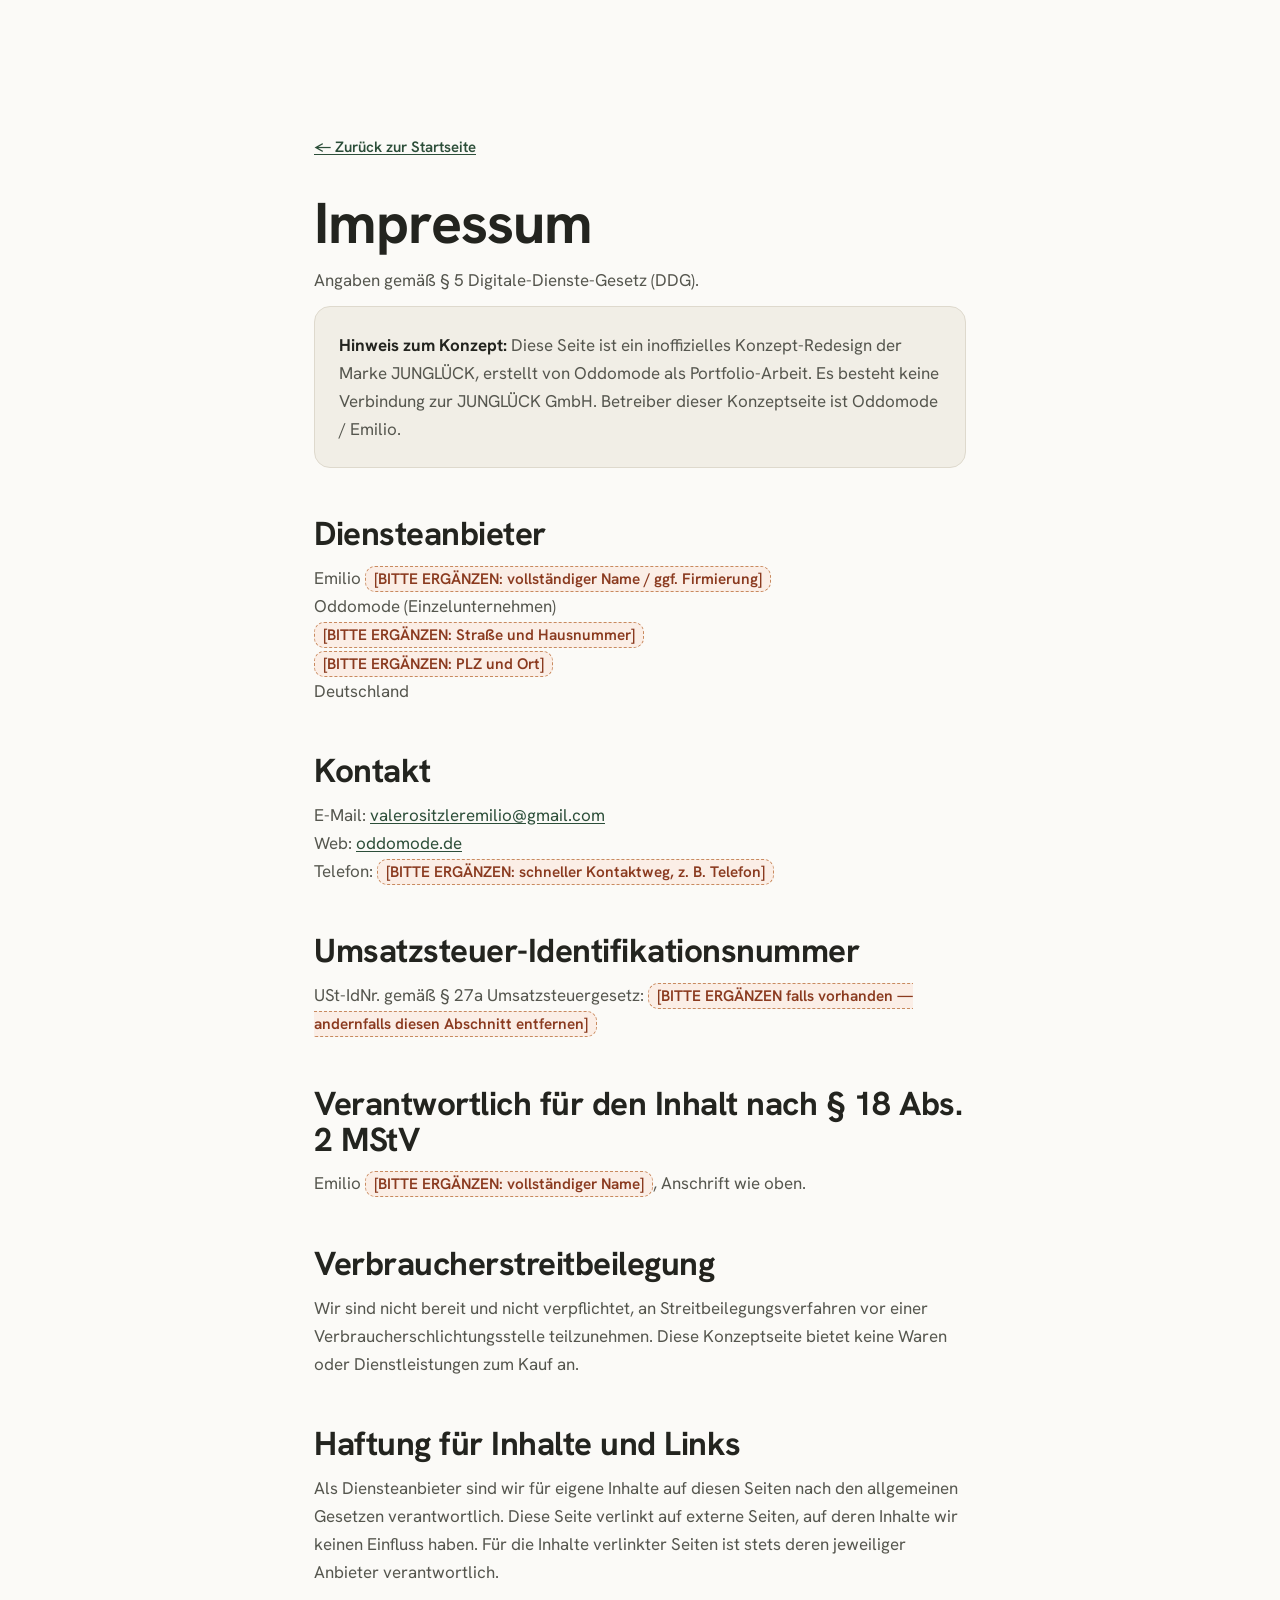
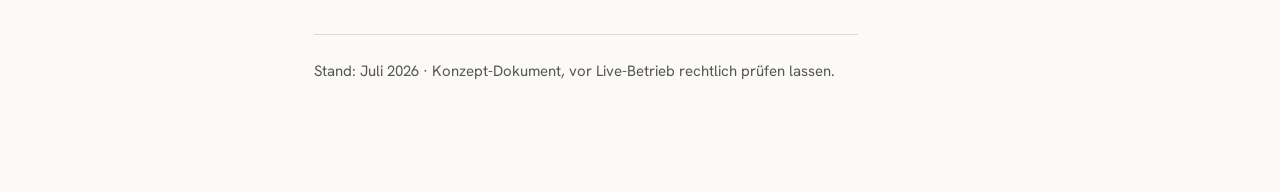
<file: impressum.html>
<!doctype html>
<html lang="de" class="no-js">
<head>
  <meta charset="utf-8" />
  <meta name="viewport" content="width=device-width, initial-scale=1" />
  <title>Impressum · JUNGLÜCK (Konzept)</title>
  <meta name="robots" content="noindex" />
  <meta name="theme-color" content="#FBFAF7" />
  <link rel="icon" href="data:image/svg+xml,%3Csvg xmlns='http://www.w3.org/2000/svg' viewBox='0 0 32 32'%3E%3Crect width='32' height='32' rx='8' fill='%23FBFAF7'/%3E%3Cpath d='M16 25c0-7 3-11 8-13-1 8-4 11-8 13Z' fill='%233E6B4E'/%3E%3Cpath d='M16 25c0-6-3-9-8-10 1 6 4 8 8 10Z' fill='%232C4E39'/%3E%3C/svg%3E" />
  <link rel="preconnect" href="https://fonts.googleapis.com" />
  <link rel="preconnect" href="https://fonts.gstatic.com" crossorigin />
  <link href="https://fonts.googleapis.com/css2?family=Hanken+Grotesk:wght@400;500;600;700;800&family=Newsreader:ital,wght@1,400;1,500;1,600&display=swap" rel="stylesheet" />
  <link rel="stylesheet" href="styles.css" />
  <script>document.documentElement.classList.remove('no-js');</script>
</head>
<body>
  <main class="legal">
    <div class="legal__wrap">
      <a class="legal__back" href="index.html">← Zurück zur Startseite</a>
      <h1>Impressum</h1>
      <p class="legal__intro">Angaben gemäß § 5 Digitale-Dienste-Gesetz (DDG).</p>

      <div class="legal__box">
        <p><strong>Hinweis zum Konzept:</strong> Diese Seite ist ein inoffizielles
        Konzept-Redesign der Marke JUNGLÜCK, erstellt von Oddomode als Portfolio-Arbeit.
        Es besteht keine Verbindung zur JUNGLÜCK GmbH. Betreiber dieser Konzeptseite ist
        Oddomode / Emilio.</p>
      </div>

      <h2>Diensteanbieter</h2>
      <p>
        Emilio <span class="legal__todo">[BITTE ERGÄNZEN: vollständiger Name / ggf. Firmierung]</span><br>
        Oddomode (Einzelunternehmen)<br>
        <span class="legal__todo">[BITTE ERGÄNZEN: Straße und Hausnummer]</span><br>
        <span class="legal__todo">[BITTE ERGÄNZEN: PLZ und Ort]</span><br>
        Deutschland
      </p>

      <h2>Kontakt</h2>
      <p>
        E-Mail: <a href="mailto:valerositzleremilio@gmail.com">valerositzleremilio@gmail.com</a><br>
        Web: <a href="https://www.oddomode.de" target="_blank" rel="noopener noreferrer">oddomode.de</a><br>
        Telefon: <span class="legal__todo">[BITTE ERGÄNZEN: schneller Kontaktweg, z. B. Telefon]</span>
      </p>

      <h2>Umsatzsteuer-Identifikationsnummer</h2>
      <p>
        USt-IdNr. gemäß § 27a Umsatzsteuergesetz:
        <span class="legal__todo">[BITTE ERGÄNZEN falls vorhanden — andernfalls diesen Abschnitt entfernen]</span>
      </p>

      <h2>Verantwortlich für den Inhalt nach § 18 Abs. 2 MStV</h2>
      <p>
        Emilio <span class="legal__todo">[BITTE ERGÄNZEN: vollständiger Name]</span>, Anschrift wie oben.
      </p>

      <h2>Verbraucherstreitbeilegung</h2>
      <p>
        Wir sind nicht bereit und nicht verpflichtet, an Streitbeilegungsverfahren vor
        einer Verbraucherschlichtungsstelle teilzunehmen. Diese Konzeptseite bietet keine
        Waren oder Dienstleistungen zum Kauf an.
      </p>

      <h2>Haftung für Inhalte und Links</h2>
      <p>
        Als Diensteanbieter sind wir für eigene Inhalte auf diesen Seiten nach den
        allgemeinen Gesetzen verantwortlich. Diese Seite verlinkt auf externe Seiten,
        auf deren Inhalte wir keinen Einfluss haben. Für die Inhalte verlinkter Seiten
        ist stets deren jeweiliger Anbieter verantwortlich.
      </p>

      <p class="legal__updated">Stand: Juli 2026 · Konzept-Dokument, vor Live-Betrieb rechtlich prüfen lassen.</p>
    </div>
  </main>
</body>
</html>
</file>
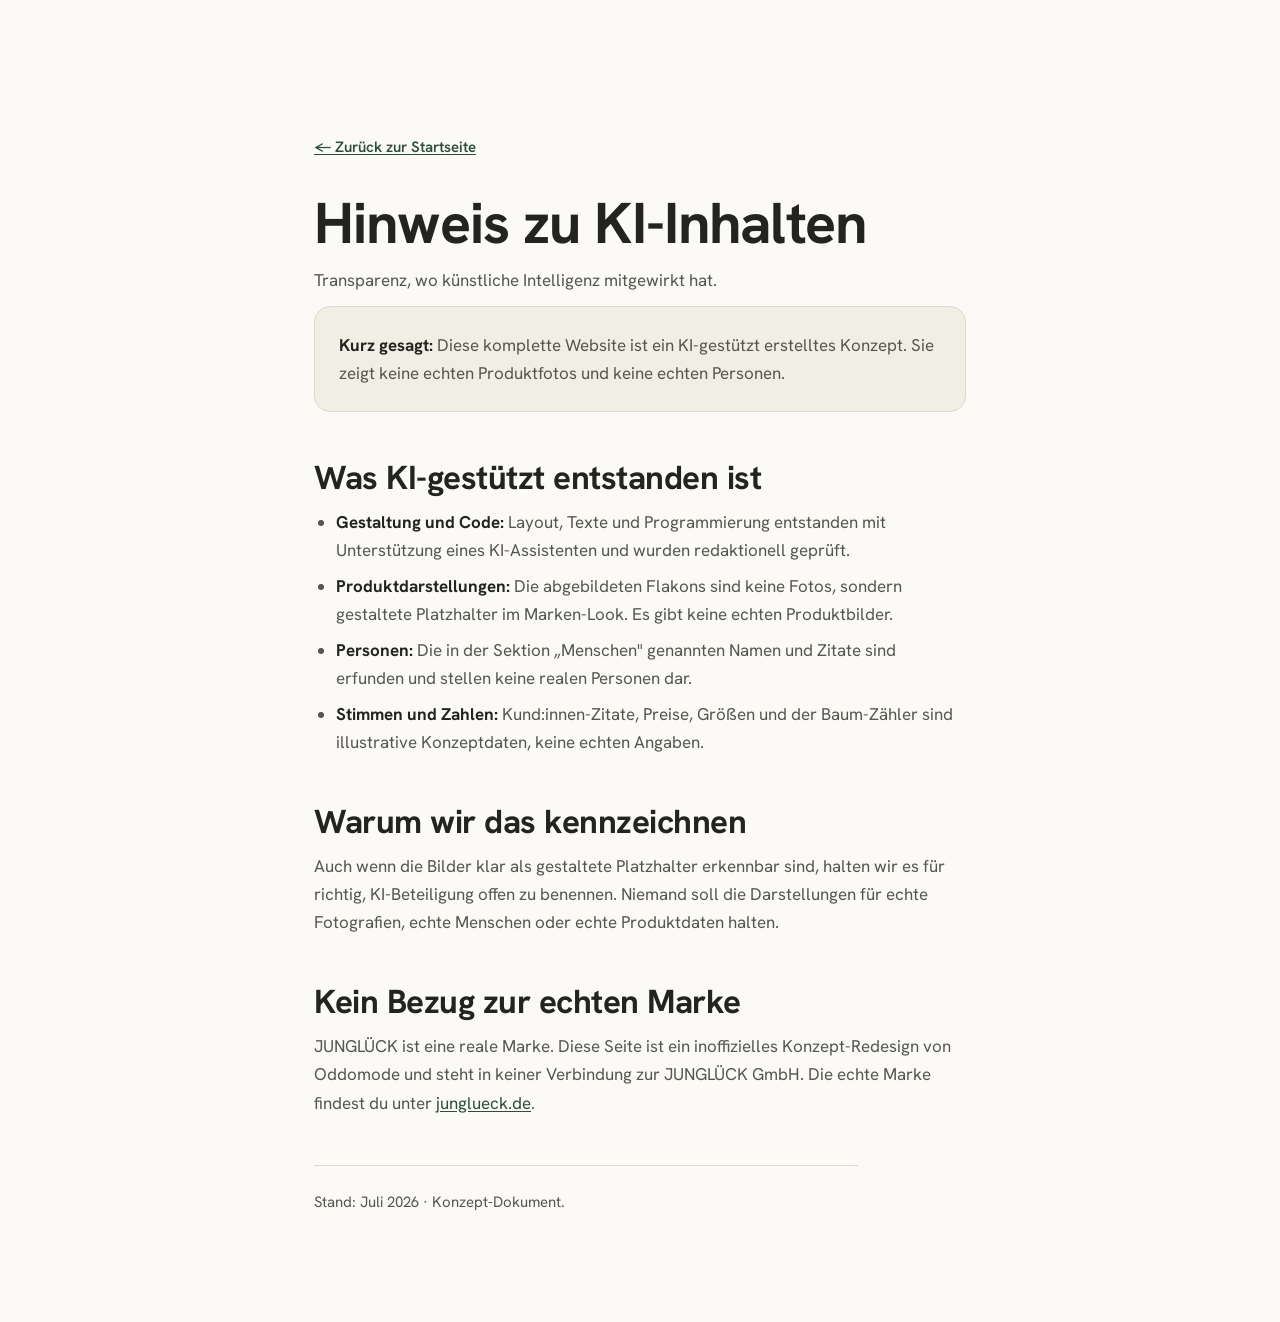
<file: ki-hinweis.html>
<!doctype html>
<html lang="de" class="no-js">
<head>
  <meta charset="utf-8" />
  <meta name="viewport" content="width=device-width, initial-scale=1" />
  <title>KI-Hinweis · JUNGLÜCK (Konzept)</title>
  <meta name="robots" content="noindex" />
  <meta name="theme-color" content="#FBFAF7" />
  <link rel="icon" href="data:image/svg+xml,%3Csvg xmlns='http://www.w3.org/2000/svg' viewBox='0 0 32 32'%3E%3Crect width='32' height='32' rx='8' fill='%23FBFAF7'/%3E%3Cpath d='M16 25c0-7 3-11 8-13-1 8-4 11-8 13Z' fill='%233E6B4E'/%3E%3Cpath d='M16 25c0-6-3-9-8-10 1 6 4 8 8 10Z' fill='%232C4E39'/%3E%3C/svg%3E" />
  <link rel="preconnect" href="https://fonts.googleapis.com" />
  <link rel="preconnect" href="https://fonts.gstatic.com" crossorigin />
  <link href="https://fonts.googleapis.com/css2?family=Hanken+Grotesk:wght@400;500;600;700;800&family=Newsreader:ital,wght@1,400;1,500;1,600&display=swap" rel="stylesheet" />
  <link rel="stylesheet" href="styles.css" />
  <script>document.documentElement.classList.remove('no-js');</script>
</head>
<body>
  <main class="legal">
    <div class="legal__wrap">
      <a class="legal__back" href="index.html">← Zurück zur Startseite</a>
      <h1>Hinweis zu KI-Inhalten</h1>
      <p class="legal__intro">Transparenz, wo künstliche Intelligenz mitgewirkt hat.</p>

      <div class="legal__box">
        <p><strong>Kurz gesagt:</strong> Diese komplette Website ist ein KI-gestützt
        erstelltes Konzept. Sie zeigt keine echten Produktfotos und keine echten Personen.</p>
      </div>

      <h2>Was KI-gestützt entstanden ist</h2>
      <ul>
        <li><strong>Gestaltung und Code:</strong> Layout, Texte und Programmierung
          entstanden mit Unterstützung eines KI-Assistenten und wurden redaktionell geprüft.</li>
        <li><strong>Produktdarstellungen:</strong> Die abgebildeten Flakons sind keine
          Fotos, sondern gestaltete Platzhalter im Marken-Look. Es gibt keine echten
          Produktbilder.</li>
        <li><strong>Personen:</strong> Die in der Sektion „Menschen" genannten Namen und
          Zitate sind erfunden und stellen keine realen Personen dar.</li>
        <li><strong>Stimmen und Zahlen:</strong> Kund:innen-Zitate, Preise, Größen und der
          Baum-Zähler sind illustrative Konzeptdaten, keine echten Angaben.</li>
      </ul>

      <h2>Warum wir das kennzeichnen</h2>
      <p>
        Auch wenn die Bilder klar als gestaltete Platzhalter erkennbar sind, halten wir es
        für richtig, KI-Beteiligung offen zu benennen. Niemand soll die Darstellungen für
        echte Fotografien, echte Menschen oder echte Produktdaten halten.
      </p>

      <h2>Kein Bezug zur echten Marke</h2>
      <p>
        JUNGLÜCK ist eine reale Marke. Diese Seite ist ein inoffizielles Konzept-Redesign
        von Oddomode und steht in keiner Verbindung zur JUNGLÜCK GmbH. Die echte Marke findest
        du unter <a href="https://www.junglueck.de" target="_blank" rel="noopener noreferrer">junglueck.de</a>.
      </p>

      <p class="legal__updated">Stand: Juli 2026 · Konzept-Dokument.</p>
    </div>
  </main>
</body>
</html>
</file>
<file: styles.css>
/* ============================================================================
   JUNGLÜCK — Konzept-Redesign · styles.css
   Foundation: Tokens · Reset · Base · Nav · Buttons · Platzhalter · Reveal
   (Sektions-Styles folgen in Aufgabe 2/3, klar getrennt kommentiert.)
   EIN Akzent (Grün) · EIN Easing-System · EINE Radius-Skala · EIN Theme.
============================================================================ */

/* ---------- 1. TOKENS (gesperrt, siehe docs/KONZEPT.md) ---------- */
:root {
  /* Farbe */
  --bg: #FBFAF7;
  --bg-2: #F1EEE6;
  --bg-3: #E8E3D7;
  --ink: #23241F;
  --ink-soft: #55564E;
  --ink-faint: #64655C;
  --line: #DED9CD;
  --accent: #3E6B4E;
  --accent-deep: #2C4E39;
  --accent-tint: #E7EFE6;
  --accent-ink: #FBFAF7;

  /* Typo */
  --font-sans: "Hanken Grotesk", "Segoe UI", system-ui, -apple-system, sans-serif;
  --font-serif: "Newsreader", Georgia, "Times New Roman", serif;
  --t-impact: clamp(2.7rem, 6.5vw, 5.25rem);
  --t-h1: clamp(2.2rem, 4.6vw, 3.6rem);
  --t-h2: clamp(1.5rem, 2.6vw, 2.1rem);
  --t-h3: 1.25rem;
  --t-body: 1.0625rem;
  --t-small: 0.9375rem;
  --t-label: 0.78rem;

  /* Spacing */
  --s-1: 4px; --s-2: 8px; --s-3: 12px; --s-4: 16px; --s-5: 24px;
  --s-6: 32px; --s-7: 48px; --s-8: 64px; --s-9: 96px; --s-10: 128px;
  --maxw: 1240px;
  --pad: clamp(20px, 5vw, 64px);
  --nav-h: 68px;

  /* Easing (DAS eine System) */
  --ease: cubic-bezier(0.23, 1, 0.32, 1);
  --ease-inout: cubic-bezier(0.77, 0, 0.175, 1);
  --ease-soft: cubic-bezier(0.32, 0.72, 0, 1);
  --d-fast: 160ms; --d-base: 320ms; --d-slow: 600ms;

  /* Radien */
  --r-sm: 10px; --r-md: 16px; --r-lg: 22px; --r-pill: 999px;

  /* Schatten (getönt, nie reines Schwarz) */
  --shadow-sm: 0 1px 2px rgba(43,42,33,0.06);
  --shadow-md: 0 8px 30px rgba(43,42,33,0.09);
  --shadow-lg: 0 24px 60px rgba(43,42,33,0.14);

  /* Z-Index-Skala */
  --z-nav: 100; --z-overlay: 200; --z-modal: 300; --z-toast: 400; --z-grain: 500;
}

/* ---------- 2. RESET ---------- */
*, *::before, *::after { box-sizing: border-box; }
* { margin: 0; }
html { -webkit-text-size-adjust: 100%; scroll-behavior: smooth; }
@media (prefers-reduced-motion: reduce) { html { scroll-behavior: auto; } }

body {
  font-family: var(--font-sans);
  font-size: var(--t-body);
  line-height: 1.65;
  color: var(--ink);
  background: var(--bg);
  -webkit-font-smoothing: antialiased;
  text-rendering: optimizeLegibility;
  overflow-x: hidden;
}

img, picture, svg, video { display: block; max-width: 100%; }
button, input, textarea, select { font: inherit; color: inherit; }
button { cursor: pointer; background: none; border: none; }
a { color: inherit; text-decoration: none; }
ul, ol { list-style: none; padding: 0; }
:focus-visible { outline: 2px solid var(--accent); outline-offset: 3px; border-radius: 3px; }

/* ---------- 3. BASE TYPO / LAYOUT ---------- */
h1, h2, h3 { line-height: 1.08; font-weight: 700; letter-spacing: -0.015em; }
h1 { font-size: var(--t-h1); }
h2 { font-size: var(--t-h2); }
h3 { font-size: var(--t-h3); }
p { max-width: 65ch; }

.wrap { width: 100%; max-width: var(--maxw); margin-inline: auto; padding-inline: var(--pad); }

/* Emphasis-Wort: warme Serif-Italic in Akzentfarbe (nur einzelne Wörter) */
.em {
  font-family: var(--font-serif);
  font-style: italic;
  font-weight: 500;
  color: var(--accent);
  /* Descender-Clearance für kursive y/g/j/p/q */
  line-height: 1.1;
  padding-bottom: 0.04em;
}

/* Eyebrow-Label (rationiert: max 1 pro 3 Sektionen) */
.eyebrow {
  font-size: var(--t-label);
  text-transform: uppercase;
  letter-spacing: 0.14em;
  font-weight: 600;
  color: var(--accent);
}

.lead { font-size: 1.125rem; color: var(--ink-soft); line-height: 1.6; }
.muted { color: var(--ink-soft); }

/* Sektion-Grundgerüst: jede Sektion ≤ 100dvh (Shop-Liste ausgenommen) */
.section {
  position: relative;
  min-height: auto;
  max-height: none;
  padding-block: clamp(56px, 8vh, 104px);
  display: flex;
  flex-direction: column;
  justify-content: center;
}
.section--tint { background: var(--bg-2); }
.section--deep { background: var(--bg-3); }

/* ---------- 4. BUTTONS ---------- */
.btn {
  display: inline-flex;
  align-items: center;
  justify-content: center;
  gap: var(--s-2);
  padding: 0.85em 1.6em;
  border-radius: var(--r-pill);
  font-weight: 600;
  font-size: var(--t-small);
  letter-spacing: 0.01em;
  white-space: nowrap;
  transition: transform var(--d-fast) var(--ease),
              background-color var(--d-fast) var(--ease),
              color var(--d-fast) var(--ease),
              border-color var(--d-fast) var(--ease);
  will-change: transform;
}
.btn:active { transform: scale(0.97); }

.btn--primary { background: var(--accent); color: var(--accent-ink); box-shadow: var(--shadow-sm); }
@media (hover: hover) and (pointer: fine) {
  .btn--primary:hover { background: var(--accent-deep); transform: translateY(-1px); box-shadow: var(--shadow-md); }
}
.btn--primary:active { transform: scale(0.97); }

.btn--ghost { background: transparent; color: var(--ink); border: 1px solid var(--line); }
.btn--ghost:hover { border-color: var(--accent); color: var(--accent); }

.btn--light { background: var(--bg); color: var(--ink); box-shadow: var(--shadow-sm); }
.btn--light:hover { box-shadow: var(--shadow-md); }

@media (hover: none) { .btn:hover { background: var(--accent); } .btn--ghost:hover { background: transparent; } }

/* ---------- 5. NAVIGATION ---------- */
.nav {
  position: fixed;
  inset: 0 0 auto 0;
  z-index: var(--z-nav);
  height: var(--nav-h);
  display: flex;
  align-items: center;
  transition: height var(--d-base) var(--ease);
}
/* Blur/Fläche liegt auf ::before, NIE auf dem fixed Header selbst (Hard Rule) */
.nav::before {
  content: "";
  position: absolute;
  inset: 0;
  background: color-mix(in srgb, var(--bg) 82%, transparent);
  -webkit-backdrop-filter: blur(12px);
  backdrop-filter: blur(12px);
  border-bottom: 1px solid transparent;
  opacity: 0;
  transition: opacity var(--d-base) var(--ease), border-color var(--d-base) var(--ease);
  pointer-events: none;
}
.nav[data-scrolled="true"] { height: 60px; }
.nav[data-scrolled="true"]::before {
  opacity: 1;
  border-bottom-color: var(--line);
  box-shadow: var(--shadow-sm);
}
@media (prefers-reduced-transparency: reduce) {
  .nav::before { background: var(--bg); -webkit-backdrop-filter: none; backdrop-filter: none; }
}

.nav__inner {
  position: relative;
  width: 100%;
  max-width: var(--maxw);
  margin-inline: auto;
  padding-inline: var(--pad);
  display: flex;
  align-items: center;
  gap: var(--s-6);
}
.nav__logo {
  font-weight: 800;
  font-size: 1.15rem;
  letter-spacing: 0.02em;
  color: var(--ink);
}
.nav__logo span { color: var(--accent); }
.nav__links { display: flex; gap: var(--s-6); margin-inline: auto; }
.nav__links a {
  font-size: var(--t-small);
  font-weight: 500;
  color: var(--ink);
  position: relative;
  padding-block: 4px;
}
.nav__links a::after {
  content: ""; position: absolute; left: 0; bottom: 0; height: 1.5px; width: 100%;
  background: var(--accent); transform: scaleX(0); transform-origin: left;
  transition: transform var(--d-base) var(--ease);
}
.nav__links a:hover::after { transform: scaleX(1); }

.nav__actions { display: flex; align-items: center; gap: var(--s-3); }
.icon-btn {
  position: relative;
  width: 42px; height: 42px;
  display: grid; place-items: center;
  border-radius: var(--r-pill);
  color: var(--ink);
  transition: background-color var(--d-fast) var(--ease), transform var(--d-fast) var(--ease);
}
.icon-btn:hover { background: var(--accent-tint); color: var(--accent-deep); }
.icon-btn:active { transform: scale(0.94); }
.icon-btn svg { width: 21px; height: 21px; }

.count-badge {
  position: absolute; top: 3px; right: 3px;
  min-width: 17px; height: 17px; padding: 0 4px;
  border-radius: var(--r-pill);
  background: var(--accent); color: var(--accent-ink);
  font-size: 0.66rem; font-weight: 700; line-height: 17px;
  display: none; text-align: center;
}
.count-badge[data-count]:not([data-count="0"]) { display: block; }
.count-badge.is-bumped { animation: badgeBump 420ms var(--ease); }
@keyframes badgeBump {
  0% { transform: scale(1); } 40% { transform: scale(1.28); } 100% { transform: scale(1); }
}

.nav__burger { display: none; }

/* Mobiles Vollbild-Menü — Blur auf ::before des OVERLAYS, nie am Header */
.mobile-menu {
  position: fixed; inset: 0; z-index: var(--z-overlay);
  display: flex; flex-direction: column; justify-content: center;
  padding: var(--pad);
  visibility: hidden; opacity: 0;
  transition: opacity var(--d-base) var(--ease-soft), visibility var(--d-base);
}
.mobile-menu::before {
  content: ""; position: absolute; inset: 0;
  background: color-mix(in srgb, var(--bg) 88%, transparent);
  -webkit-backdrop-filter: blur(22px); backdrop-filter: blur(22px);
  pointer-events: none;
}
@media (prefers-reduced-transparency: reduce) {
  .mobile-menu::before { background: var(--bg); -webkit-backdrop-filter: none; backdrop-filter: none; }
}
.mobile-menu[data-open="true"] { visibility: visible; opacity: 1; }
.mobile-menu__list { position: relative; display: flex; flex-direction: column; gap: var(--s-5); }
.mobile-menu__list a {
  font-size: clamp(1.8rem, 8vw, 2.6rem); font-weight: 700; letter-spacing: -0.02em;
  color: var(--ink);
  opacity: 0; transform: translateY(14px);
  transition: opacity var(--d-base) var(--ease), transform var(--d-base) var(--ease);
}
.mobile-menu[data-open="true"] .mobile-menu__list a { opacity: 1; transform: none; }
.mobile-menu[data-open="true"] .mobile-menu__list a:nth-child(1) { transition-delay: 60ms; }
.mobile-menu[data-open="true"] .mobile-menu__list a:nth-child(2) { transition-delay: 110ms; }
.mobile-menu[data-open="true"] .mobile-menu__list a:nth-child(3) { transition-delay: 160ms; }
.mobile-menu[data-open="true"] .mobile-menu__list a:nth-child(4) { transition-delay: 210ms; }
.mobile-menu[data-open="true"] .mobile-menu__list a:nth-child(5) { transition-delay: 260ms; }
.mobile-menu__close { position: absolute; top: var(--pad); right: var(--pad); }

/* ---------- 6. PRODUKT-PLATZHALTER (kein Broken-Image) ---------- */
/* Bis echte /bilder/*.png existieren: markenkonformer CSS-Platzhalter.
   Zeigt einen gezeichneten Flakon + Wirkstoff-Label auf warmem Grund. */
.ph {
  position: relative;
  aspect-ratio: 4 / 5;
  border-radius: var(--r-md);
  background:
    radial-gradient(120% 90% at 50% 8%, color-mix(in srgb, var(--accent-tint) 70%, var(--bg)) 0%, var(--bg-2) 55%);
  overflow: hidden;
  display: grid;
  place-items: center;
}
.ph::after {
  /* organischer Blatt-Schatten im Hintergrund */
  content: ""; position: absolute; right: -12%; bottom: -10%;
  width: 62%; height: 62%;
  background: radial-gradient(circle at 30% 30%, color-mix(in srgb, var(--accent) 18%, transparent), transparent 60%);
  filter: blur(6px);
}
.ph__flacon {
  position: relative; z-index: 1;
  width: 42%; height: 62%;
  border-radius: 14px 14px 18px 18px;
  background: linear-gradient(160deg, color-mix(in srgb, var(--accent) 30%, var(--bg)) 0%, color-mix(in srgb, var(--accent-deep) 45%, var(--bg-3)) 100%);
  box-shadow: inset 0 2px 6px rgba(255,255,255,0.35), var(--shadow-sm);
}
.ph__flacon::before {
  content: ""; position: absolute; top: -11%; left: 50%; transform: translateX(-50%);
  width: 34%; height: 12%; border-radius: 4px 4px 2px 2px;
  background: color-mix(in srgb, var(--accent-deep) 60%, var(--ink));
}
.ph__flacon::after {
  content: ""; position: absolute; inset: 22% 14% auto 14%; height: 46%;
  border-radius: var(--r-sm);
  background: color-mix(in srgb, var(--bg) 88%, var(--accent-tint));
  box-shadow: inset 0 1px 2px rgba(43,42,33,0.08);
}
/* Kategoriebasierte Grün-Tönung (bleibt im EINEN Akzent-System, gegen Monotonie) */
.ph[data-shade="1"] .ph__flacon { background: linear-gradient(160deg, #8AA891, #5A7E63); }
.ph[data-shade="2"] .ph__flacon { background: linear-gradient(160deg, #6E9077, #46714F); }
.ph[data-shade="3"] .ph__flacon { background: linear-gradient(160deg, #5C8368, #3E6B4E); }
.ph[data-shade="4"] .ph__flacon { background: linear-gradient(160deg, #4C7358, #345A40); }
.ph[data-shade="5"] .ph__flacon { background: linear-gradient(160deg, #3E6B4E, #24402F); }
.ph[data-shade="1"] { background: radial-gradient(120% 90% at 50% 8%, #EEF3EC 0%, var(--bg-2) 58%); }
.ph[data-shade="5"] { background: radial-gradient(120% 90% at 50% 8%, #E2ECE1 0%, var(--bg-3) 60%); }
.ph__tag {
  position: absolute; z-index: 2; left: var(--s-3); top: var(--s-3);
  font-size: 0.68rem; font-weight: 600; letter-spacing: 0.06em; text-transform: uppercase;
  color: var(--accent-deep);
  background: color-mix(in srgb, var(--bg) 80%, transparent);
  padding: 3px 8px; border-radius: var(--r-pill);
}
.ph__name {
  position: absolute; z-index: 2; left: var(--s-3); right: var(--s-3); bottom: var(--s-3);
  font-size: 0.8rem; font-weight: 600; color: var(--ink);
}
/* Echtes Bild später via background-image auf .ph (kein <img>, kein Broken-Image):
   .ph[style*="--img"] { background-image: var(--img); background-size: cover; }
   Bewusst KEIN <img>-Tag im Markup, damit nie ein leerer src ausgeliefert wird. */
.ph[data-img] { background-image: var(--img); background-size: cover; background-position: center; }
.ph[data-img] .ph__flacon, .ph[data-img]::after { display: none; }

/* ---------- 7. SIGNATURE-STROKE (handschriftliches Motiv, 3×) ---------- */
.sig {
  display: inline-block; position: relative;
}
.sig__stroke {
  position: absolute; left: -2%; right: -2%; bottom: -0.32em; width: 104%; height: 0.42em;
  overflow: visible; pointer-events: none;
}
.sig__stroke path {
  fill: none; stroke: var(--accent); stroke-width: 5; stroke-linecap: round;
  stroke-dasharray: 320; stroke-dashoffset: 320;
}
.sig__stroke.is-drawn path { animation: sigDraw 900ms var(--ease) forwards; }
@keyframes sigDraw { to { stroke-dashoffset: 0; } }

/* ---------- 8. REVEAL-BASE (mit Sofort-Fallback für Hintergrund-Tabs) ---------- */
/* Ohne JS / bei reduced-motion sofort sichtbar (Hard Rule + Team-Learning). */
[data-reveal] {
  opacity: 0;
  transform: translateY(22px);
  transition: opacity var(--d-slow) var(--ease), transform var(--d-slow) var(--ease);
}
[data-reveal].is-in { opacity: 1; transform: none; }
.no-js [data-reveal] { opacity: 1; transform: none; }
@media (prefers-reduced-motion: reduce) {
  [data-reveal] { opacity: 1 !important; transform: none !important; transition: none; }
}

/* ---------- 9. GRAIN (fixed, pointer-events none — nie auf Scroll-Container) ---------- */
.grain {
  position: fixed; inset: 0; z-index: var(--z-grain); pointer-events: none;
  opacity: 0.035; mix-blend-mode: multiply;
  background-image: url("data:image/svg+xml,%3Csvg xmlns='http://www.w3.org/2000/svg' width='120' height='120'%3E%3Cfilter id='n'%3E%3CfeTurbulence type='fractalNoise' baseFrequency='0.9' numOctaves='2'/%3E%3C/filter%3E%3Crect width='120' height='120' filter='url(%23n)'/%3E%3C/svg%3E");
}
@media (prefers-reduced-motion: reduce) { .grain { display: none; } }

/* ---------- 10. TOAST ---------- */
.toast-wrap {
  position: fixed; left: 50%; bottom: var(--s-6); transform: translateX(-50%);
  z-index: var(--z-toast); display: flex; flex-direction: column; gap: var(--s-2);
  align-items: center; pointer-events: none;
}
.toast {
  background: var(--ink); color: var(--bg);
  padding: 0.7em 1.2em; border-radius: var(--r-pill);
  font-size: var(--t-small); font-weight: 500; box-shadow: var(--shadow-lg);
  display: flex; align-items: center; gap: var(--s-2);
  opacity: 0; transform: translateY(12px) scale(0.96);
  transition: opacity var(--d-base) var(--ease), transform var(--d-base) var(--ease);
}
.toast.is-in { opacity: 1; transform: none; }
.toast svg { width: 18px; height: 18px; color: var(--accent-tint); }

/* ---------- 11. NAV MOBILE BREAKPOINT ---------- */
@media (max-width: 860px) {
  .nav__links { display: none; }
  .nav__burger { display: grid; }
}

/* ============================================================================
   SEKTIONS-STYLES — Aufgabe 2 (Sektionen 1–6)
============================================================================ */

/* ---------- Gemeinsame Produktkarte (Karussell + Shop) ---------- */
.product-card {
  position: relative;
  display: flex; flex-direction: column;
  background: var(--bg);
  border: 1px solid var(--line);
  border-radius: var(--r-md);
  overflow: hidden;
  transition: transform var(--d-base) var(--ease), box-shadow var(--d-base) var(--ease), border-color var(--d-base) var(--ease);
}
.product-card:hover { transform: translateY(-4px); box-shadow: var(--shadow-md); border-color: transparent; }
.product-card__media { position: relative; }
.product-card__media .ph { border-radius: 0; }
.product-card__wish {
  position: absolute; top: var(--s-3); right: var(--s-3); z-index: 3;
  width: 38px; height: 38px; border-radius: var(--r-pill);
  display: grid; place-items: center;
  background: color-mix(in srgb, var(--bg) 82%, transparent);
  -webkit-backdrop-filter: blur(6px); backdrop-filter: blur(6px);
  color: var(--ink-soft);
  transition: transform var(--d-fast) var(--ease), color var(--d-fast) var(--ease), background-color var(--d-fast) var(--ease);
}
.product-card__wish:hover { color: var(--accent); }
.product-card__wish:active { transform: scale(0.9); }
.product-card__wish svg { width: 19px; height: 19px; fill: none; stroke: currentColor; stroke-width: 1.7; }
.product-card__wish[aria-pressed="true"] { color: var(--accent); }
.product-card__wish[aria-pressed="true"] svg { fill: var(--accent); stroke: var(--accent); }
.product-card__peek {
  position: absolute; left: 50%; bottom: var(--s-3); transform: translate(-50%, 8px);
  z-index: 2; display: inline-flex; align-items: center; gap: 6px;
  padding: 0.45em 0.9em; border-radius: var(--r-pill);
  background: color-mix(in srgb, var(--bg) 88%, transparent);
  -webkit-backdrop-filter: blur(6px); backdrop-filter: blur(6px);
  color: var(--accent-deep); font-size: 0.78rem; font-weight: 600;
  opacity: 0; pointer-events: none; box-shadow: var(--shadow-sm);
  transition: opacity var(--d-base) var(--ease), transform var(--d-base) var(--ease);
}
.product-card__peek svg { width: 15px; height: 15px; }
@media (hover: hover) and (pointer: fine) {
  .product-card:hover .product-card__peek { opacity: 1; transform: translate(-50%, 0); }
}
.product-card__media:focus-visible .product-card__peek { opacity: 1; transform: translate(-50%, 0); }
@media (prefers-reduced-motion: reduce) { .product-card__peek { transition: opacity var(--d-fast) var(--ease); } }
.product-card__body { display: flex; flex-direction: column; gap: 6px; padding: var(--s-4); flex: 1; }
.product-card__tag { font-size: 0.72rem; font-weight: 600; letter-spacing: 0.05em; text-transform: uppercase; color: var(--accent); }
.product-card__name { font-size: 1.02rem; font-weight: 700; line-height: 1.2; }
.product-card__benefit { font-size: var(--t-small); color: var(--ink-soft); line-height: 1.45; }
.product-card__foot { display: flex; align-items: center; justify-content: space-between; gap: var(--s-2); margin-top: auto; padding-top: var(--s-2); }
.product-card__price { font-weight: 700; white-space: nowrap; }
.product-card__price small { display: block; font-weight: 500; font-size: 0.72rem; color: var(--ink-faint); }
.product-card__add {
  display: inline-flex; align-items: center; gap: 5px; white-space: nowrap;
  padding: 0.55em 0.9em; border-radius: var(--r-pill);
  background: var(--accent-tint); color: var(--accent-deep);
  font-size: var(--t-small); font-weight: 600;
  transition: transform var(--d-fast) var(--ease), background-color var(--d-fast) var(--ease), color var(--d-fast) var(--ease);
}
.product-card__add:hover { background: var(--accent); color: var(--accent-ink); }
.product-card__add:active { transform: scale(0.96); }
.product-card__add svg { width: 15px; height: 15px; }

/* ---------- 1 · HERO ---------- */
.hero { min-height: 100dvh; padding-top: calc(var(--nav-h) + var(--s-6)); }
.hero__grid {
  display: grid; grid-template-columns: minmax(0, 1.05fr) minmax(0, 0.95fr); gap: clamp(24px, 5vw, 72px);
  align-items: center;
}
.hero__copy { display: flex; flex-direction: column; gap: var(--s-5); }
.hero__title { font-size: var(--t-impact); letter-spacing: -0.03em; }
.hero__sub { max-width: 42ch; }
.hero__cta { display: flex; flex-wrap: wrap; gap: var(--s-3); margin-top: var(--s-2); }
[data-reveal].hero__sub { transition-delay: 60ms; }
[data-reveal].hero__cta { transition-delay: 120ms; }

/* Hero-Stillleben (CSS-Komposition; wird später durch echtes Foto ersetzt) */
.hero__visual { display: grid; place-items: center; }
.hero-still {
  position: relative; width: min(100%, 440px); aspect-ratio: 4 / 5;
  border-radius: var(--r-lg);
  background: radial-gradient(120% 90% at 60% 0%, color-mix(in srgb, var(--accent-tint) 85%, var(--bg)) 0%, var(--bg-3) 70%);
  box-shadow: var(--shadow-lg);
  overflow: hidden;
}
.hero-still__leaf { position: absolute; border-radius: 0 70% 0 70%; background: color-mix(in srgb, var(--accent) 42%, var(--bg-3)); opacity: 0.5; }
.hero-still__leaf--a { width: 44%; height: 44%; top: -8%; left: -6%; transform: rotate(18deg); background: color-mix(in srgb, var(--accent) 32%, var(--bg-3)); }
.hero-still__leaf--b { width: 34%; height: 34%; bottom: 4%; right: -4%; transform: rotate(-24deg); }
.hero-still__flacon {
  position: absolute; left: 50%; top: 50%; transform: translate(-50%, -50%);
  width: 40%; height: 60%; border-radius: 16px 16px 22px 22px;
  background: linear-gradient(155deg, color-mix(in srgb, var(--accent) 34%, #fff) 0%, var(--accent-deep) 115%);
  box-shadow: inset 0 3px 10px rgba(255,255,255,0.4), inset -8px 0 18px rgba(0,0,0,0.12), var(--shadow-md);
}
.hero-still__cap {
  position: absolute; top: -13%; left: 50%; transform: translateX(-50%);
  width: 32%; height: 14%; border-radius: 6px 6px 3px 3px;
  background: color-mix(in srgb, var(--accent-deep) 70%, var(--ink));
}
.hero-still__label {
  position: absolute; inset: 30% 12% auto 12%; height: 40%;
  border-radius: var(--r-sm); background: color-mix(in srgb, var(--bg) 92%, var(--accent-tint));
  display: flex; flex-direction: column; align-items: center; justify-content: center; gap: 2px;
  box-shadow: inset 0 1px 2px rgba(43,42,33,0.1);
}
.hero-still__label b { font-size: 0.98rem; color: var(--accent-deep); letter-spacing: 0.01em; }
.hero-still__label i { font-family: var(--font-serif); font-style: italic; font-size: 0.82rem; color: var(--ink-soft); }
.hero-still__chip {
  position: absolute; right: 8%; top: 12%;
  background: var(--bg); color: var(--accent-deep);
  font-size: var(--t-small); font-weight: 600;
  padding: 0.4em 0.9em; border-radius: var(--r-pill); box-shadow: var(--shadow-sm);
}
@media (prefers-reduced-motion: no-preference) {
  .hero-still__leaf--a { animation: floatA 9s var(--ease-inout) infinite alternate; }
  .hero-still__leaf--b { animation: floatB 11s var(--ease-inout) infinite alternate; }
  .hero-still__chip { animation: floatChip 5.5s var(--ease-inout) infinite alternate; }
}
@keyframes floatA { to { transform: rotate(24deg) translateY(8px); } }
@keyframes floatB { to { transform: rotate(-18deg) translateY(-8px); } }
@keyframes floatChip { to { transform: translateY(-6px); } }

/* ---------- 2 · VERSPRECHEN ---------- */
.versprechen { display: flex; flex-direction: column; gap: var(--s-7); }
.versprechen__head { max-width: 18ch; font-size: var(--t-h1); }
.versprechen__list { display: flex; flex-direction: column; }
.vline {
  display: flex; align-items: baseline; justify-content: space-between; gap: var(--s-5);
  padding-block: clamp(14px, 2.4vh, 26px);
  border-top: 1px solid var(--line);
}
.vline:last-child { border-bottom: 1px solid var(--line); }
.vline__text { font-size: clamp(1.35rem, 3vw, 2.1rem); font-weight: 700; letter-spacing: -0.02em; line-height: 1.15; }
.vline__note { font-size: var(--t-small); color: var(--ink-faint); text-align: right; flex-shrink: 0; }
/* Zeilen-Masken-Reveal */
.vline { clip-path: inset(0 0 0 0); }
[data-reveal].vline { transform: translateY(0); opacity: 1; }
[data-reveal].vline .vline__text, [data-reveal].vline .vline__note {
  opacity: 0; transform: translateY(90%); display: inline-block;
  transition: opacity var(--d-slow) var(--ease), transform var(--d-slow) var(--ease);
}
.vline { overflow: hidden; }
[data-reveal].vline.is-in .vline__text, [data-reveal].vline.is-in .vline__note { opacity: 1; transform: none; }
[data-reveal].vline.is-in .vline__note { transition-delay: 90ms; }
.no-js [data-reveal].vline .vline__text, .no-js [data-reveal].vline .vline__note { opacity: 1; transform: none; }
@media (prefers-reduced-motion: reduce) {
  [data-reveal].vline .vline__text, [data-reveal].vline .vline__note { opacity: 1 !important; transform: none !important; }
}

/* ---------- 3 · HIGHLIGHTS (Karussell) ---------- */
.highlights__head { display: flex; align-items: flex-end; justify-content: space-between; gap: var(--s-5); margin-bottom: var(--s-6); }
.highlights__head h2 { font-size: var(--t-h1); }
.highlights__nav { display: flex; gap: var(--s-2); }
.highlights__nav .icon-btn { border: 1px solid var(--line); }
.highlights__nav .icon-btn:hover { border-color: transparent; }
.carousel {
  display: grid; grid-auto-flow: column;
  grid-auto-columns: clamp(206px, 22vw, 252px);
  gap: var(--s-4);
  overflow-x: auto; overflow-y: hidden;
  scroll-snap-type: x mandatory;
  padding-inline: var(--pad); padding-bottom: var(--s-3);
  scrollbar-width: none;
  cursor: grab;
}
.carousel::-webkit-scrollbar { display: none; }
.carousel.is-dragging { cursor: grabbing; scroll-snap-type: none; }
.carousel.is-dragging .product-card { pointer-events: none; }
.carousel .product-card { scroll-snap-align: start; }

/* ---------- 4 · ROUTINE-FINDER (Quiz) ---------- */
.routine { display: grid; grid-template-columns: minmax(0, 0.85fr) minmax(0, 1.15fr); gap: clamp(24px, 5vw, 64px); align-items: center; }
.routine__intro { display: flex; flex-direction: column; gap: var(--s-4); }
.routine__intro h2 { font-size: var(--t-h1); }
.routine__card {
  position: relative; background: var(--bg); border: 1px solid var(--line);
  border-radius: var(--r-lg); padding: clamp(24px, 4vw, 44px);
  box-shadow: var(--shadow-md); min-height: 340px;
  display: flex; flex-direction: column;
}
.quiz__progress { display: flex; gap: 6px; margin-bottom: var(--s-5); }
.quiz__dot { height: 4px; flex: 1; border-radius: var(--r-pill); background: var(--line); overflow: hidden; }
.quiz__dot span { display: block; height: 100%; width: 0; background: var(--accent); transition: width var(--d-base) var(--ease); }
.quiz__dot.is-done span { width: 100%; }
.quiz__step { display: flex; flex-direction: column; gap: var(--s-5); }
.quiz__q { font-size: var(--t-h2); font-weight: 700; letter-spacing: -0.02em; }
.quiz__options { display: grid; grid-template-columns: 1fr 1fr; gap: var(--s-3); }
.quiz__opt {
  text-align: left; padding: var(--s-4); border-radius: var(--r-md);
  border: 1px solid var(--line); background: var(--bg);
  font-weight: 600; font-size: var(--t-small); color: var(--ink);
  transition: transform var(--d-fast) var(--ease), border-color var(--d-fast) var(--ease), background-color var(--d-fast) var(--ease);
}
.quiz__opt small { display: block; font-weight: 500; color: var(--ink-faint); margin-top: 3px; }
.quiz__opt:hover { border-color: var(--accent); background: var(--accent-tint); }
.quiz__opt:active { transform: scale(0.98); }
.quiz__back { align-self: flex-start; margin-top: var(--s-4); font-size: var(--t-small); color: var(--ink-soft); font-weight: 600; }
.quiz__back:hover { color: var(--accent); }
/* Ergebnis */
.quiz__result { display: flex; flex-direction: column; gap: var(--s-5); }
.quiz__result-head h3 { font-size: var(--t-h2); }
.quiz__recos { display: grid; grid-template-columns: repeat(3, 1fr); gap: var(--s-3); }
.reco {
  display: flex; flex-direction: column; gap: 6px; padding: var(--s-3);
  border-radius: var(--r-md); background: var(--bg-2); border: 1px solid var(--line);
}
.reco .ph { aspect-ratio: 1 / 1; }
.reco__name { font-size: var(--t-small); font-weight: 700; line-height: 1.2; }
.reco__wirk { font-size: 0.75rem; color: var(--accent); font-weight: 600; }
.reco__add { margin-top: 4px; font-size: 0.78rem; font-weight: 600; color: var(--accent-deep); background: var(--accent-tint); border-radius: var(--r-pill); padding: 0.4em 0.7em; align-self: flex-start; }
.reco__add:hover { background: var(--accent); color: var(--accent-ink); }
/* Step-Morph */
.quiz__step, .quiz__result { animation: quizIn var(--d-base) var(--ease); }
@keyframes quizIn { from { opacity: 0; transform: translateY(10px); } to { opacity: 1; transform: none; } }
@media (prefers-reduced-motion: reduce) { .quiz__step, .quiz__result { animation: none; } }

/* ---------- 5 · PHILOSOPHIE ---------- */
.philo { display: grid; grid-template-columns: minmax(0, 0.9fr) minmax(0, 1.1fr); gap: clamp(24px, 5vw, 72px); align-items: center; }
.philo__copy { display: flex; flex-direction: column; gap: var(--s-4); }
.philo__copy h2 { font-size: var(--t-h1); max-width: 16ch; }
.philo__visual { display: grid; place-items: center; }
.philo__reveal {
  width: min(100%, 400px); aspect-ratio: 1 / 1; border-radius: var(--r-lg); overflow: hidden;
  /* Clip-path-Enthüllung auf Scroll */
  clip-path: inset(0 0 100% 0);
  transition: clip-path 900ms var(--ease-inout);
}
[data-reveal].philo__visual.is-in .philo__reveal { clip-path: inset(0 0 0 0); }
.no-js .philo__reveal, .philo__visual:not([data-reveal]) .philo__reveal { clip-path: inset(0 0 0 0); }
@media (prefers-reduced-motion: reduce) { .philo__reveal { clip-path: inset(0 0 0 0) !important; transition: none; } }
.philo__art {
  width: 100%; height: 100%;
  background: radial-gradient(130% 100% at 30% 20%, color-mix(in srgb, var(--accent) 30%, var(--bg)) 0%, var(--accent-deep) 100%);
  display: flex; flex-direction: column; align-items: center; justify-content: center; gap: var(--s-2);
  color: var(--accent-ink);
}
.philo__word { font-size: clamp(6rem, 18vw, 11rem); font-weight: 800; line-height: 0.9; letter-spacing: -0.05em; }
.philo__sub { font-family: var(--font-serif); font-style: italic; font-size: 1.3rem; text-align: center; opacity: 0.92; }

/* ---------- 6 · MENSCHEN (Hover-Akkordeon-Strip) ---------- */
.menschen__head { display: flex; flex-direction: column; gap: var(--s-2); margin-bottom: var(--s-6); }
.menschen__head h2 { font-size: var(--t-h1); }
.menschen__strip { display: flex; gap: var(--s-3); padding-inline: var(--pad); min-height: 340px; }
.person {
  position: relative; flex: 1; min-width: 0; border-radius: var(--r-md); overflow: hidden;
  cursor: pointer; color: var(--accent-ink);
  transition: flex var(--d-slow) var(--ease-inout);
  display: flex; align-items: flex-end;
}
.person__bg { position: absolute; inset: 0; background: linear-gradient(180deg, color-mix(in srgb, var(--accent) 45%, var(--bg-3)) 0%, var(--accent-deep) 100%); }
/* organischer Blatt-Schimmer für Wärme (statt flacher Farbblock) */
.person__bg::after {
  content: ""; position: absolute; inset: 0;
  background:
    radial-gradient(60% 40% at 78% 12%, rgba(255,255,255,0.14), transparent 60%),
    radial-gradient(50% 34% at 20% 96%, rgba(0,0,0,0.16), transparent 62%);
}
.person::before {
  content: ""; position: absolute; right: -18%; top: -10%; width: 60%; height: 55%; z-index: 0;
  border-radius: 0 70% 0 70%; background: rgba(255,255,255,0.07); transform: rotate(16deg);
}
.person:nth-child(2) .person__bg { background: linear-gradient(180deg, color-mix(in srgb, var(--accent) 30%, var(--bg-3)) 0%, #35533f 100%); }
.person:nth-child(3) .person__bg { background: linear-gradient(180deg, color-mix(in srgb, var(--accent) 55%, var(--bg-3)) 0%, var(--accent-deep) 100%); }
.person:nth-child(4) .person__bg { background: linear-gradient(180deg, #4a6b52 0%, var(--accent-deep) 100%); }
.person:nth-child(5) .person__bg { background: linear-gradient(180deg, color-mix(in srgb, var(--accent) 38%, var(--bg-3)) 0%, #2f4a37 100%); }
.person__mono {
  position: absolute; top: var(--s-4); left: var(--s-4);
  width: 44px; height: 44px; border-radius: var(--r-pill);
  display: grid; place-items: center; font-weight: 700; font-size: 1.05rem;
  background: color-mix(in srgb, var(--bg) 24%, transparent); color: var(--accent-ink);
  -webkit-backdrop-filter: blur(4px); backdrop-filter: blur(4px);
}
.person__body { position: relative; z-index: 1; padding: var(--s-5); display: flex; flex-direction: column; gap: 4px; }
.person__name { font-size: 1.1rem; font-weight: 700; }
.person__role { font-size: var(--t-small); opacity: 0.85; }
/* Zitat-Reveal via grid-template-rows (günstiger als max-height) */
.person__reveal {
  display: grid; grid-template-rows: 0fr; opacity: 0;
  transition: grid-template-rows var(--d-slow) var(--ease-inout), opacity var(--d-base) var(--ease);
}
.person__reveal > .person__quote { overflow: hidden; min-height: 0; }
.person__quote {
  font-family: var(--font-serif); font-style: italic; font-size: 1.02rem; line-height: 1.4;
  max-width: 34ch; margin-top: var(--s-3);
}
@media (hover: hover) and (pointer: fine) {
  .menschen__strip:hover .person { flex: 0.7; }
  .menschen__strip .person:hover { flex: 2.4; }
  .person:hover .person__reveal { grid-template-rows: 1fr; opacity: 1; }
}
/* Touch/kein-Hover: aktiver Zustand per .is-open (JS-Toggle) */
.person.is-open { flex: 2.4; }
.person.is-open .person__reveal { grid-template-rows: 1fr; opacity: 1; }
/* Motion gaten: bei reduced-motion sofort, ohne Layout-Animation */
@media (prefers-reduced-motion: reduce) {
  .person, .person__reveal { transition: none; }
}

/* ---------- Responsive (Aufgabe 2) ---------- */
@media (max-width: 900px) {
  .hero__grid { grid-template-columns: 1fr; gap: var(--s-7); }
  .hero__visual { order: -1; }
  .hero-still { width: min(78%, 340px); }
  .routine { grid-template-columns: 1fr; }
  .philo { grid-template-columns: 1fr; }
  .philo__visual { order: -1; }
  .quiz__recos { grid-template-columns: 1fr 1fr; }
}
@media (max-width: 640px) {
  .hero { padding-top: calc(var(--nav-h) + var(--s-4)); }
  .vline { flex-direction: column; align-items: flex-start; gap: 4px; }
  .vline__note { text-align: left; }
  .quiz__options { grid-template-columns: 1fr; }
  .quiz__recos { grid-template-columns: 1fr; }
  .menschen__strip { flex-direction: column; min-height: auto; }
  .menschen__strip .person { min-height: 92px; }
  @media (hover: hover) and (pointer: fine) {
    .menschen__strip:hover .person { flex: 1; }
    .menschen__strip .person:hover { flex: 1; }
  }
  .person.is-open { min-height: 220px; }
}

/* ============================================================================
   SEKTIONS-STYLES — Aufgabe 3 (Sektionen 7–11 + Shop/Cart/Quickview)
============================================================================ */

/* ---------- 7 · INHALTSSTOFFE ---------- */
.ingr { display: flex; flex-direction: column; gap: var(--s-5); }
.ingr__intro { display: flex; flex-direction: column; gap: var(--s-2); max-width: 60ch; }
.ingr__intro h2 { font-size: var(--t-h1); }
.ingr__grid { display: grid; grid-template-columns: minmax(0, 0.9fr) minmax(0, 1.1fr); gap: clamp(20px, 4vw, 56px); align-items: start; }
.ingr__list { display: flex; flex-direction: column; }
.ingr__item {
  display: flex; align-items: center; justify-content: space-between; gap: var(--s-4);
  padding: clamp(9px, 1.5vh, 15px) var(--s-2);
  border-top: 1px solid var(--line);
  font-size: clamp(1.15rem, 2.2vw, 1.6rem); font-weight: 700; letter-spacing: -0.01em;
  color: var(--ink-soft); text-align: left;
  transition: color var(--d-fast) var(--ease), transform var(--d-base) var(--ease);
}
.ingr__list .ingr__item:last-child { border-bottom: 1px solid var(--line); }
.ingr__item:hover, .ingr__item[aria-selected="true"] { color: var(--ink); }
.ingr__item[aria-selected="true"] { transform: translateX(8px); }
.ingr__item-dot { width: 8px; height: 8px; border-radius: var(--r-pill); background: var(--accent); opacity: 0; transform: scale(0.4); transition: opacity var(--d-base) var(--ease), transform var(--d-base) var(--ease); flex-shrink: 0; }
.ingr__item[aria-selected="true"] .ingr__item-dot { opacity: 1; transform: none; }
.ingr__item-label { flex: 1; }
.ingr__item-use { font-size: var(--t-small); font-weight: 500; color: var(--ink-faint); }
.ingr__detail {
  position: sticky; top: calc(var(--nav-h) + var(--s-4));
  background: var(--bg); border-radius: var(--r-lg); border: 1px solid var(--line);
  padding: clamp(20px, 2.6vw, 34px); box-shadow: var(--shadow-sm);
  display: flex; flex-direction: column; gap: var(--s-3); min-height: 260px;
}
.ingr__detail-name { font-size: var(--t-h2); }
.ingr__detail-what { font-family: var(--font-serif); font-style: italic; color: var(--accent); font-size: 1.15rem; }
.ingr__detail-body { color: var(--ink-soft); }
.ingr__detail-tag { font-size: var(--t-label); text-transform: uppercase; letter-spacing: 0.1em; color: var(--ink-faint); font-weight: 600; }
.ingr__detail-prods { display: flex; flex-wrap: wrap; gap: var(--s-2); }
.ingr__detail-prod { font-size: var(--t-small); font-weight: 600; color: var(--accent-deep); background: var(--accent-tint); padding: 0.35em 0.8em; border-radius: var(--r-pill); }
.ingr__detail.is-swapping { opacity: 0; transform: translateY(6px); }
.ingr__detail { transition: opacity var(--d-base) var(--ease), transform var(--d-base) var(--ease); }

/* ---------- 8 · NACHHALTIGKEIT ---------- */
.nachhaltig { display: grid; grid-template-columns: minmax(0, 1fr) minmax(0, 1fr); gap: clamp(28px, 6vw, 80px); align-items: center; }
.nachhaltig__lead h2 { font-size: var(--t-h1); margin-bottom: var(--s-4); }
.nachhaltig__lead p { color: var(--ink-soft); }
.nachhaltig__counter { display: flex; flex-direction: column; gap: var(--s-6); }
.counter { display: flex; align-items: baseline; gap: var(--s-4); }
.counter__num {
  font-size: clamp(3.4rem, 10vw, 6.5rem); font-weight: 800; letter-spacing: -0.04em;
  color: var(--accent); line-height: 0.9; font-variant-numeric: tabular-nums;
}
.counter__label { display: flex; flex-direction: column; font-weight: 700; font-size: 1.1rem; color: var(--ink); }
.counter__label small { font-weight: 500; font-size: 0.78rem; color: var(--ink-faint); }
.counter__cycle { display: flex; align-items: center; gap: var(--s-3); flex-wrap: wrap; }
.cycle__step { background: var(--bg); border: 1px solid var(--line); border-radius: var(--r-pill); padding: 0.5em 1.1em; font-weight: 600; font-size: var(--t-small); }
.cycle__arrow { color: var(--accent); font-weight: 700; }

/* ---------- 9 · STIMMEN ---------- */
.stimmen { display: flex; flex-direction: column; align-items: center; gap: var(--s-6); text-align: center; }
.stimmen h2 { font-size: var(--t-h1); }
.stimmen__stage { position: relative; width: min(100%, 760px); min-height: 210px; display: grid; }
.stimme {
  grid-area: 1 / 1; display: flex; flex-direction: column; align-items: center; gap: var(--s-5);
  opacity: 0; transform: scale(0.985); filter: blur(6px);
  transition: opacity var(--d-slow) var(--ease), transform var(--d-slow) var(--ease), filter var(--d-slow) var(--ease);
  pointer-events: none;
}
.stimme.is-active { opacity: 1; transform: none; filter: none; pointer-events: auto; }
.stimme__quote { font-family: var(--font-serif); font-style: italic; font-size: clamp(1.3rem, 3vw, 1.9rem); line-height: 1.4; color: var(--ink); max-width: 44ch; }
.stimme__by { display: flex; flex-direction: column; gap: 2px; }
.stimme__name { font-weight: 700; }
.stimme__role { font-size: var(--t-small); color: var(--ink-faint); }
.stimmen__dots { display: flex; gap: var(--s-2); }
.stimmen__dot { width: 9px; height: 9px; border-radius: var(--r-pill); background: var(--line); transition: background-color var(--d-base) var(--ease), transform var(--d-base) var(--ease); }
.stimmen__dot.is-active { background: var(--accent); transform: scale(1.25); }
@media (prefers-reduced-motion: reduce) {
  .stimme { transition: opacity var(--d-base) var(--ease); filter: none; transform: none; }
}

/* ---------- 10 · FAQ ---------- */
.faq { display: flex; flex-direction: column; gap: var(--s-6); max-width: 820px; }
.faq h2 { font-size: var(--t-h1); }
.faq__list { display: flex; flex-direction: column; }
.faq__item { border-top: 1px solid var(--line); }
.faq__item:last-child { border-bottom: 1px solid var(--line); }
.faq__q {
  width: 100%; display: flex; align-items: center; justify-content: space-between; gap: var(--s-4);
  padding: clamp(16px, 2.4vh, 24px) 0; text-align: left;
  font-size: clamp(1.05rem, 2vw, 1.3rem); font-weight: 700; color: var(--ink);
}
.faq__icon { flex-shrink: 0; width: 22px; height: 22px; position: relative; }
.faq__icon::before, .faq__icon::after { content: ""; position: absolute; background: var(--accent); border-radius: 2px; transition: transform var(--d-base) var(--ease-inout); }
.faq__icon::before { top: 50%; left: 0; width: 100%; height: 2px; transform: translateY(-50%); }
.faq__icon::after { left: 50%; top: 0; width: 2px; height: 100%; transform: translateX(-50%); }
.faq__q[aria-expanded="true"] .faq__icon::after { transform: translateX(-50%) scaleY(0); }
.faq__a { display: grid; grid-template-rows: 0fr; transition: grid-template-rows var(--d-base) var(--ease-inout); }
.faq__a > div { overflow: hidden; min-height: 0; }
.faq__q[aria-expanded="true"] + .faq__a { grid-template-rows: 1fr; }
.faq__a p { color: var(--ink-soft); padding-bottom: var(--s-5); max-width: 65ch; }
@media (prefers-reduced-motion: reduce) { .faq__a { transition: none; } }

/* ---------- 11 · NEWSLETTER ---------- */
.newsletter { display: grid; grid-template-columns: minmax(0, 1.1fr) minmax(0, 0.9fr); gap: clamp(28px, 6vw, 80px); align-items: center; }
.newsletter__copy { display: flex; flex-direction: column; gap: var(--s-3); }
.newsletter__sig { font-size: clamp(1.6rem, 4vw, 2.4rem); }
.newsletter__sig .em { font-size: 1em; }
.newsletter__copy h2 { font-size: var(--t-h2); }
.newsletter__form { display: flex; flex-direction: column; gap: var(--s-4); }
.field { display: flex; flex-direction: column; gap: var(--s-2); }
.field__label { font-size: var(--t-small); font-weight: 600; color: var(--ink); }
.field__input {
  padding: 0.9em 1.1em; border-radius: var(--r-sm); border: 1px solid var(--line);
  background: var(--bg); color: var(--ink); font-size: var(--t-body);
  transition: border-color var(--d-fast) var(--ease), box-shadow var(--d-fast) var(--ease);
}
.field__input::placeholder { color: var(--ink-faint); }
.field__input:focus { outline: none; border-color: var(--accent); box-shadow: 0 0 0 3px var(--accent-tint); }
.field__input[aria-invalid="true"] { border-color: #a6402f; }
.field__msg { font-size: var(--t-small); min-height: 1.2em; }
.field__msg.is-error { color: #a6402f; }
.field__msg.is-ok { color: var(--accent-deep); }
.newsletter__submit { align-self: flex-start; min-width: 150px; }
.newsletter__submit[data-state="loading"] { opacity: 0.75; pointer-events: none; }

/* ============================================================================
   SHOP-OVERLAY
============================================================================ */
.shop {
  position: fixed; inset: 0; z-index: var(--z-modal);
  background: var(--bg);
  display: flex; flex-direction: column;
  visibility: hidden; opacity: 0; transform: translateY(1.5%);
  transition: opacity var(--d-base) var(--ease-soft), transform var(--d-base) var(--ease-soft), visibility var(--d-base);
}
.shop[data-open="true"] { visibility: visible; opacity: 1; transform: none; }
.shop__topbar {
  flex-shrink: 0; display: flex; align-items: center; gap: var(--s-4);
  padding: var(--s-4) var(--pad); border-bottom: 1px solid var(--line);
}
.shop__search { flex: 1; display: flex; align-items: center; gap: var(--s-3); max-width: 560px; }
.shop__search svg { width: 20px; height: 20px; color: var(--ink-faint); flex-shrink: 0; }
.shop__search-input { flex: 1; border: none; background: none; font-size: 1.1rem; padding: 0.4em 0; }
.shop__search-input:focus { outline: none; }
.shop__body { flex: 1; display: grid; grid-template-columns: 248px minmax(0, 1fr); overflow: hidden; }
.shop__filters { border-right: 1px solid var(--line); padding: var(--s-6) var(--pad); overflow-y: auto; display: flex; flex-direction: column; gap: var(--s-6); }
.filter-group { display: flex; flex-direction: column; gap: var(--s-3); }
.filter-group__title { font-size: var(--t-small); font-weight: 700; }
.filter-chips { display: flex; flex-wrap: wrap; gap: var(--s-2); }
.filter-chip {
  padding: 0.4em 0.9em; border-radius: var(--r-pill); border: 1px solid var(--line);
  background: var(--bg); font-size: 0.82rem; font-weight: 600; color: var(--ink-soft);
  transition: transform var(--d-fast) var(--ease), background-color var(--d-fast) var(--ease), color var(--d-fast) var(--ease), border-color var(--d-fast) var(--ease);
}
.filter-chip:hover { border-color: var(--accent); color: var(--accent-deep); }
.filter-chip:active { transform: scale(0.96); }
.filter-chip[aria-pressed="true"] { background: var(--accent); color: var(--accent-ink); border-color: var(--accent); }
.filter-range { width: 100%; accent-color: var(--accent); }
.filter-reset { align-self: flex-start; font-size: var(--t-small); font-weight: 600; color: var(--ink-soft); text-decoration: underline; text-underline-offset: 3px; }
.filter-reset:hover { color: var(--accent); }
.shop__main { overflow-y: auto; padding: var(--s-5) var(--pad) var(--s-9); }
.shop__result-bar { display: flex; align-items: center; justify-content: space-between; margin-bottom: var(--s-5); color: var(--ink-faint); font-size: var(--t-small); font-weight: 600; }
.shop__grid { display: grid; grid-template-columns: repeat(auto-fill, minmax(210px, 1fr)); gap: var(--s-4); }
.shop__empty { text-align: center; color: var(--ink-soft); padding: var(--s-9) 0; }

/* ============================================================================
   WARENKORB-DRAWER
============================================================================ */
.cart-scrim {
  position: fixed; inset: 0; z-index: var(--z-modal);
  background: rgba(43,42,33,0.32); -webkit-backdrop-filter: blur(2px); backdrop-filter: blur(2px);
  visibility: hidden; opacity: 0; transition: opacity var(--d-base) var(--ease), visibility var(--d-base);
}
.cart-scrim[data-open="true"] { visibility: visible; opacity: 1; }
.cart {
  position: fixed; top: 0; right: 0; bottom: 0; z-index: calc(var(--z-modal) + 1);
  width: min(420px, 92vw); background: var(--bg);
  display: flex; flex-direction: column; box-shadow: var(--shadow-lg);
  transform: translateX(100%); visibility: hidden;
  transition: transform var(--d-base) var(--ease-soft), visibility var(--d-base);
}
.cart[data-open="true"] { transform: none; visibility: visible; }
.cart__head { display: flex; align-items: center; justify-content: space-between; padding: var(--s-5) var(--s-5) var(--s-4); border-bottom: 1px solid var(--line); }
.cart__head h3 { font-size: 1.3rem; }
.cart__body { flex: 1; overflow-y: auto; padding: var(--s-4) var(--s-5); display: flex; flex-direction: column; gap: var(--s-4); }
.cart__empty { text-align: center; color: var(--ink-soft); margin: auto 0; display: flex; flex-direction: column; gap: var(--s-4); align-items: center; }
.cart__empty svg { width: 44px; height: 44px; color: var(--line); }
.cart-line { display: grid; grid-template-columns: 64px minmax(0,1fr) auto; gap: var(--s-3); align-items: center; }
.cart-line__media { width: 64px; height: 64px; border-radius: var(--r-sm); overflow: hidden; }
.cart-line__media .ph { border-radius: 0; aspect-ratio: 1/1; }
.cart-line__info { display: flex; flex-direction: column; gap: 2px; min-width: 0; }
.cart-line__name { font-weight: 700; font-size: var(--t-small); line-height: 1.2; }
.cart-line__meta { font-size: 0.78rem; color: var(--ink-faint); }
.cart-line__price { font-weight: 700; font-size: var(--t-small); }
.cart-line__ctrls { display: flex; align-items: center; gap: var(--s-3); grid-column: 2 / -1; }
.qty { display: inline-flex; align-items: center; border: 1px solid var(--line); border-radius: var(--r-pill); }
.qty button { width: 30px; height: 30px; display: grid; place-items: center; color: var(--ink); font-size: 1.1rem; transition: color var(--d-fast) var(--ease); }
.qty button:hover { color: var(--accent); }
.qty span { min-width: 26px; text-align: center; font-weight: 700; font-size: var(--t-small); }
.cart-line__remove { font-size: 0.78rem; color: var(--ink-faint); text-decoration: underline; text-underline-offset: 2px; }
.cart-line__remove:hover { color: #a6402f; }
.cart__foot { flex-shrink: 0; border-top: 1px solid var(--line); padding: var(--s-5); display: flex; flex-direction: column; gap: var(--s-4); }
.cart__sum { display: flex; align-items: baseline; justify-content: space-between; }
.cart__sum-label { color: var(--ink-soft); }
.cart__sum-total { font-size: 1.4rem; font-weight: 800; }
.cart__note { font-size: 0.78rem; color: var(--ink-faint); }
.cart__checkout { width: 100%; }

/* ============================================================================
   SCHNELLANSICHT-MODAL
============================================================================ */
.quickview { position: fixed; inset: 0; z-index: var(--z-toast); display: grid; place-items: center; padding: var(--s-5); visibility: hidden; }
.quickview[data-open="true"] { visibility: visible; }
.quickview__scrim { position: absolute; inset: 0; background: rgba(43,42,33,0.4); opacity: 0; transition: opacity var(--d-base) var(--ease); }
.quickview[data-open="true"] .quickview__scrim { opacity: 1; }
.quickview__panel {
  position: relative; width: min(720px, 100%); max-height: 88vh; overflow-y: auto;
  background: var(--bg); border-radius: var(--r-lg); box-shadow: var(--shadow-lg);
  /* Modal: transform-origin center (nicht trigger-basiert) */
  transform: scale(0.95); opacity: 0; transform-origin: center;
  transition: transform var(--d-base) var(--ease), opacity var(--d-base) var(--ease);
}
.quickview[data-open="true"] .quickview__panel { transform: none; opacity: 1; }
.qv { display: grid; grid-template-columns: minmax(0, 1fr) minmax(0, 1fr); }
.qv__media .ph { border-radius: 0; aspect-ratio: auto; height: 100%; min-height: 320px; }
.qv__body { padding: clamp(24px, 3vw, 40px); display: flex; flex-direction: column; gap: var(--s-3); }
.qv__tag { font-size: var(--t-label); text-transform: uppercase; letter-spacing: 0.1em; color: var(--accent); font-weight: 600; }
.qv__name { font-size: var(--t-h2); }
.qv__wirk { font-family: var(--font-serif); font-style: italic; color: var(--accent); font-size: 1.15rem; }
.qv__benefit { color: var(--ink-soft); }
.qv__facts { display: flex; flex-wrap: wrap; gap: var(--s-2); margin-top: var(--s-2); }
.qv__fact { font-size: 0.8rem; font-weight: 600; color: var(--ink-soft); background: var(--bg-2); padding: 0.35em 0.8em; border-radius: var(--r-pill); }
.qv__price { font-size: 1.5rem; font-weight: 800; margin-top: var(--s-2); }
.qv__price small { font-size: 0.8rem; font-weight: 500; color: var(--ink-faint); margin-left: var(--s-2); }
.qv__actions { display: flex; gap: var(--s-3); margin-top: var(--s-3); }
.qv__close { position: absolute; top: var(--s-3); right: var(--s-3); z-index: 2; background: color-mix(in srgb, var(--bg) 70%, transparent); -webkit-backdrop-filter: blur(6px); backdrop-filter: blur(6px); }

/* ---------- Responsive (Aufgabe 3) ---------- */
@media (max-width: 900px) {
  .ingr__grid { grid-template-columns: 1fr; }
  .ingr__detail { position: static; }
  .nachhaltig { grid-template-columns: 1fr; }
  .newsletter { grid-template-columns: 1fr; }
  .qv { grid-template-columns: 1fr; }
  .qv__media .ph { min-height: 220px; }
}
@media (max-width: 760px) {
  .shop__body { grid-template-columns: 1fr; }
  .shop__filters {
    border-right: none; border-bottom: 1px solid var(--line);
    flex-direction: row; flex-wrap: wrap; gap: var(--s-4); padding: var(--s-4) var(--pad);
    max-height: 42vh;
  }
  .filter-group { flex: 1 1 100%; }
  .counter { flex-direction: column; align-items: flex-start; gap: var(--s-3); }
}

/* ============================================================================
   FOOTER (Aufgabe 5) + RECHTSTEXT-SEITEN
============================================================================ */
.footer { background: var(--ink); color: var(--bg); padding-block: var(--s-9) var(--s-6); }
.footer__grid {
  display: grid; grid-template-columns: 1.4fr 1fr 1fr 1.2fr; gap: var(--s-7);
  padding-bottom: var(--s-7); border-bottom: 1px solid rgba(251,250,247,0.14);
}
.footer__logo { font-weight: 800; font-size: 1.4rem; letter-spacing: 0.02em; }
.footer__logo span { color: color-mix(in srgb, var(--accent) 55%, #fff); }
.footer__tagline { margin-top: var(--s-4); color: rgba(251,250,247,0.62); font-size: var(--t-small); max-width: 34ch; }
.footer__col { display: flex; flex-direction: column; gap: var(--s-3); }
.footer__col-title { font-size: var(--t-label); text-transform: uppercase; letter-spacing: 0.14em; color: rgba(251,250,247,0.5); font-weight: 600; margin-bottom: var(--s-1); }
.footer__col a { color: rgba(251,250,247,0.82); font-size: var(--t-small); width: fit-content; transition: color var(--d-fast) var(--ease); }
.footer__col a:hover { color: color-mix(in srgb, var(--accent) 55%, #fff); }
.footer__note { color: rgba(251,250,247,0.5); font-size: 0.8rem; max-width: 26ch; }
.footer__bar { display: flex; align-items: flex-start; justify-content: space-between; gap: var(--s-5); padding-top: var(--s-6); flex-wrap: wrap; }
.footer__disclaimer { color: rgba(251,250,247,0.52); font-size: 0.8rem; max-width: 62ch; line-height: 1.5; }
.footer__credit { color: rgba(251,250,247,0.62); font-size: 0.8rem; }
.footer__credit a { color: color-mix(in srgb, var(--accent) 55%, #fff); }
.footer__credit a:hover { text-decoration: underline; }
.footer :focus-visible { outline-color: color-mix(in srgb, var(--accent) 60%, #fff); }

@media (max-width: 860px) {
  .footer__grid { grid-template-columns: 1fr 1fr; gap: var(--s-6); }
  .footer__brand { grid-column: 1 / -1; }
}
@media (max-width: 520px) {
  .footer__grid { grid-template-columns: 1fr; }
  .footer__bar { flex-direction: column; }
}

/* ---------- Rechtstext-Seiten (impressum/datenschutz/ki-hinweis) ---------- */
.legal { padding-top: calc(var(--nav-h) + var(--s-8)); padding-bottom: var(--s-9); min-height: 100vh; }
.legal__wrap { width: 100%; max-width: 780px; margin-inline: auto; padding-inline: var(--pad); }
.legal__back { display: inline-flex; align-items: center; gap: 6px; font-weight: 600; font-size: var(--t-small); color: var(--accent-deep); margin-bottom: var(--s-6); }
.legal__back:hover { gap: 10px; }
.legal h1 { font-size: var(--t-h1); margin-bottom: var(--s-3); }
.legal__intro { color: var(--ink-soft); margin-bottom: var(--s-7); }
.legal h2 { font-size: var(--t-h2); margin-top: var(--s-7); margin-bottom: var(--s-3); }
.legal h3 { font-size: 1.1rem; margin-top: var(--s-5); margin-bottom: var(--s-2); }
.legal p, .legal li { color: var(--ink-soft); margin-bottom: var(--s-3); max-width: 68ch; }
.legal ul { list-style: disc; padding-left: 1.3em; margin-bottom: var(--s-4); }
.legal li { margin-bottom: var(--s-2); }
.legal a { color: var(--accent-deep); text-decoration: underline; text-underline-offset: 2px; }
.legal strong { color: var(--ink); }
.legal__todo { background: #FBEEE6; color: #8a3a1f; border: 1px dashed #c88a5f; border-radius: var(--r-sm); padding: 2px 8px; font-weight: 600; font-size: 0.9em; }
.legal__box { background: var(--bg-2); border: 1px solid var(--line); border-radius: var(--r-md); padding: var(--s-5); margin-bottom: var(--s-5); }
.legal__box p:last-child { margin-bottom: 0; }
.legal__updated { margin-top: var(--s-7); padding-top: var(--s-5); border-top: 1px solid var(--line); color: var(--ink-faint); font-size: var(--t-small); }
</file>
